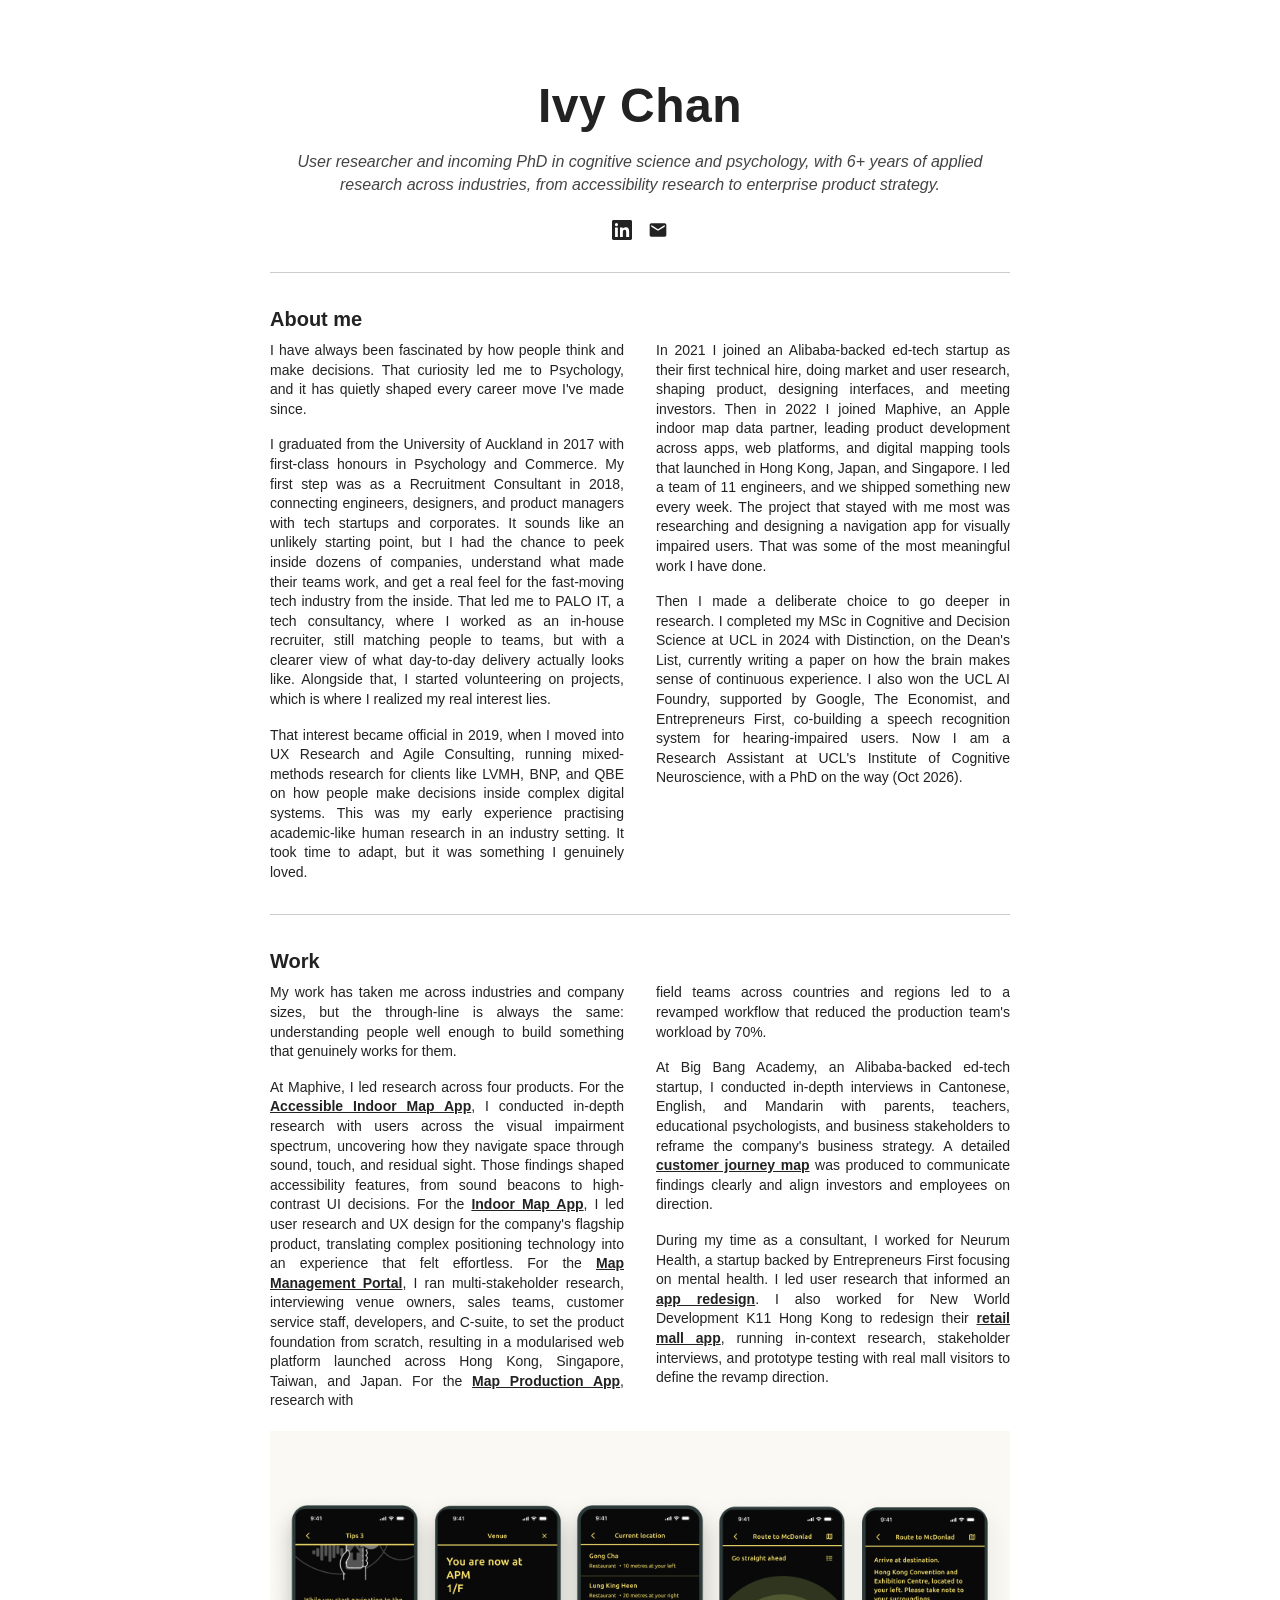
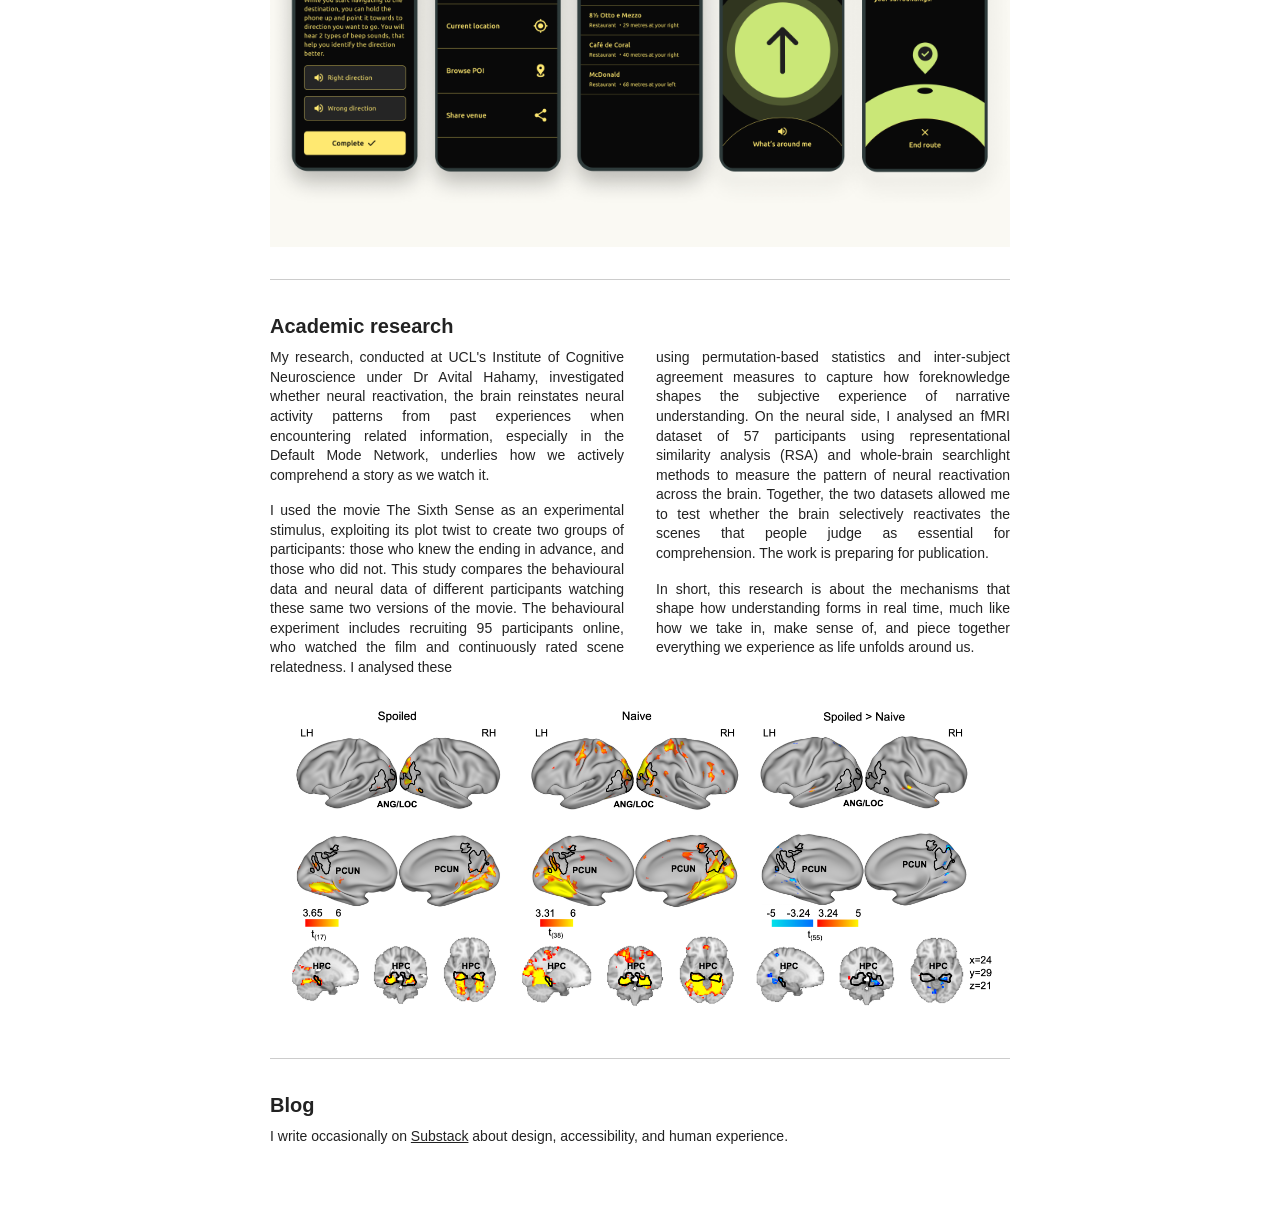
<file: index.html>
<!DOCTYPE html>
<html lang="en">
  <head>
    <meta charset="UTF-8" />
    <meta name="viewport" content="width=device-width, initial-scale=1.0" />
    <title>Ivy Chan</title>
    <style>
      body {
        background: #fff;
        color: #222;
        font: 1rem/1.4 -apple-system, BlinkMacSystemFont, "Segoe UI", Arial, sans-serif;
        margin: 0;
      }

      .container {
        max-width: 740px;
        margin: 0 auto;
        padding: 2rem 1.5rem 4rem;
      }

      h1 {
        text-align: center;
        font-size: 3rem;
        font-weight: bold;
        margin: 2.5rem 0 0.75rem;
        letter-spacing: 0.01em;
      }

      .tagline {
        text-align: center;
        font-style: italic;
        margin: 0 auto 1.5rem;
        color: #444;
        font-size: 1rem;
      }

      hr {
        border: none;
        border-top: 1px solid #ccc;
        margin: 2rem 0;
      }

      .two-col {
        display: flex;
        gap: 2rem;
        align-items: flex-start;
      }

      .two-col .col {
        flex: 1;
      }

      .two-col p {
        font-size: 0.875rem;
        margin: 0 0 1rem;
        text-align: justify;
      }

      .two-col .col p:last-child {
        margin-bottom: 0;
      }

      h2 {
        font-size: 1.25rem;
        font-weight: bold;
        margin: 1.75rem 0 0.5rem;
      }

      h3 {
        font-size: 1rem;
        font-weight: bold;
        margin: 1.25rem 0 0.25rem;
      }

      p {
        margin: 0 0 1rem;
      }

      a {
        color: #222;
        text-decoration: underline;
      }

      a:hover {
        color: #555;
      }

      .two-col a {
        font-weight: bold;
      }
    </style>
  </head>
  <body>
    <div class="container">

      <!-- Header -->
      <h1>Ivy Chan</h1>
      <p class="tagline">
        User researcher and incoming PhD in cognitive science and psychology,
        with 6+ years of applied research across industries, from accessibility
        research to enterprise product strategy.
      </p>

      <div style="text-align: center; margin: 0 0 1.5rem; display: flex; justify-content: center; gap: 1rem;">
        <a href="https://www.linkedin.com/in/--ivychan/" target="_blank" title="LinkedIn" style="color: #222; text-decoration: none; display: inline-flex; align-items: center;">
          <svg width="20" height="20" viewBox="0 0 24 24" fill="currentColor" xmlns="http://www.w3.org/2000/svg"><path d="M20.447 20.452H17.01v-5.569c0-1.328-.027-3.037-1.852-3.037-1.853 0-2.136 1.445-2.136 2.939v5.667H9.584V9h3.298v1.561h.046c.477-.9 1.637-1.85 3.37-1.85 3.601 0 4.267 2.37 4.267 5.455v6.286zM5.337 7.433a1.914 1.914 0 1 1 0-3.828 1.914 1.914 0 0 1 0 3.828zm1.65 13.019H3.685V9h3.302v11.452zM22.225 0H1.771C.792 0 0 .774 0 1.729v20.542C0 23.227.792 24 1.771 24h20.451C23.2 24 24 23.227 24 22.271V1.729C24 .774 23.2 0 22.222 0h.003z"/></svg>
        </a>
        <a href="mailto:ivyckyuk@gmail.com" title="Email" style="color: #222; text-decoration: none; display: inline-flex; align-items: center;">
          <svg width="20" height="20" viewBox="0 0 24 24" fill="currentColor" xmlns="http://www.w3.org/2000/svg"><path d="M20 4H4c-1.1 0-2 .9-2 2v12c0 1.1.9 2 2 2h16c1.1 0 2-.9 2-2V6c0-1.1-.9-2-2-2zm0 4-8 5-8-5V6l8 5 8-5v2z"/></svg>
        </a>
      </div>

      <hr />

      <!-- About me -->
      <h2>About me</h2>
      <div class="two-col">
        <div class="col">
          <p>
            I have always been fascinated by how people think and make decisions.
            That curiosity led me to Psychology, and it has quietly shaped every
            career move I've made since.
          </p>
          <p>
            I graduated from the University of Auckland in 2017 with first-class
            honours in Psychology and Commerce. My first step was as a Recruitment
            Consultant in 2018, connecting engineers, designers, and product
            managers with tech startups and corporates. It sounds like an unlikely
            starting point, but I had the chance to peek inside dozens of
            companies, understand what made their teams work, and get a real feel
            for the fast-moving tech industry from the inside. That led me to PALO IT, a tech consultancy, where I worked as an in-house recruiter, still matching people to teams, but with a clearer view of what day-to-day delivery actually looks like. Alongside that, I started volunteering on projects, which is where I realized my real interest lies.
          </p>
          <p>
            That interest became official in 2019, when I moved into 
            UX Research and Agile Consulting, running mixed-methods research for
            clients like LVMH, BNP, and QBE on how people make decisions inside
            complex digital systems. This was my early experience practising
            academic-like human research in an industry setting. It took time to
            adapt, but it was something I genuinely loved.
          </p>
        </div>
        <div class="col">
          <p>
            In 2021 I joined an Alibaba-backed ed-tech startup as their first
            technical hire, doing market and user research, shaping product,
            designing interfaces, and meeting investors. Then in 2022 I joined
            Maphive, an Apple indoor map data partner, leading product
            development across apps, web platforms, and digital mapping tools that
            launched in Hong Kong, Japan, and Singapore. I led a team of 11
            engineers, and we shipped something new every week. The project that
            stayed with me most was researching and designing a navigation app for
            visually impaired users. That was some of the most meaningful work I
            have done.
          </p>
          <p>
            Then I made a deliberate choice to go deeper in research. I completed
            my MSc in Cognitive and Decision Science at UCL in 2024 with
            Distinction, on the Dean's List, currently writing a paper on how the brain
            makes sense of continuous experience.
            I also won the UCL AI Foundry, supported by Google, The Economist,
            and Entrepreneurs First, co-building a speech recognition system for
            hearing-impaired users. Now I am a Research Assistant at UCL's
            Institute of Cognitive Neuroscience, with a PhD on the way (Oct 2026).
          </p>
        </div>
      </div>

      <hr />

      <!-- Work / Case Studies -->
      <h2>Work</h2>
      <div class="two-col">
        <div class="col">
          <p>
            My work has taken me across industries and company sizes, but the
            through-line is always the same: understanding people well enough to
            build something that genuinely works for them.
          </p>
          <p>
            At Maphive, I led research across four products. For the <a href="accessible-indoor-map.html">Accessible
            Indoor Map App</a>, I conducted in-depth research with users across the
            visual impairment spectrum, uncovering how they navigate space through
            sound, touch, and residual sight. Those findings shaped
            accessibility features, from sound beacons to high-contrast UI
            decisions. For the <a href="indoor-map.html">Indoor Map App</a>, I led user research and UX design
            for the company's flagship product, translating complex positioning
            technology into an experience that felt effortless. For the <a href="map-management.html">Map
            Management Portal</a>, I ran multi-stakeholder research, interviewing
            venue owners, sales teams, customer service staff, developers, and
            C-suite, to set the product foundation from scratch, resulting in a
            modularised web platform launched across Hong Kong, Singapore, Taiwan,
            and Japan. For the <a href="map-production.html">Map Production App</a>, research with
          </p>
        </div>
        <div class="col">
          <p>
            field teams across countries and regions led to a revamped workflow that
            reduced the production team's workload by 70%.
          </p>
          <p>
            At Big Bang Academy, an Alibaba-backed ed-tech startup, I conducted
            in-depth interviews in Cantonese, English, and Mandarin with parents,
            teachers, educational psychologists, and business stakeholders to
            reframe the company's business strategy. A detailed <a href="customer-journey.html">customer
            journey map</a> was produced to communicate findings clearly and align
            investors and employees on direction.
          </p>
          <p>
            During my time as a consultant, I worked for Neurum Health, a startup
            backed by Entrepreneurs First focusing on mental health. I led user
            research that informed an <a href="mental-health.html">app redesign</a>. I also worked for New World Development K11 Hong Kong to
            redesign their <a href="retail-mall.html">retail mall app</a>, running in-context research,
            stakeholder interviews, and prototype testing with real mall visitors
            to define the revamp direction.
          </p>
        </div>
      </div>
      <img src="assets/accessible_2.png" alt="Accessible Indoor Map App" style="width: 100%; margin-top: 1.25rem; display: block;" />

      <hr />

      <!-- Research -->
      <h2>Academic research</h2>
      <div class="two-col">
        <div class="col">
          <p>
            My research, conducted at UCL's Institute of Cognitive Neuroscience
            under Dr Avital Hahamy, investigated whether neural reactivation,
            the brain reinstates neural activity patterns from past experiences
            when encountering related information, especially in the Default Mode
            Network, underlies how we actively comprehend a story as we watch it.
          </p>
          <p>
            I used the movie The Sixth Sense as an experimental stimulus, exploiting its
            plot twist to create two groups of participants: those who knew the
            ending in advance, and those who did not. This study compares the
            behavioural data and neural data of different participants watching
            these same two versions of the movie. The behavioural experiment
            includes recruiting 95 participants online, who watched the film and
            continuously rated scene relatedness. I analysed these
          </p>
        </div>
        <div class="col">
          <p>
            using permutation-based statistics and inter-subject agreement
            measures to capture how foreknowledge shapes the subjective experience
            of narrative understanding. On the neural side, I analysed
            an fMRI dataset of 57 participants using representational similarity
            analysis (RSA) and whole-brain searchlight methods to measure the
            pattern of neural reactivation across the brain. Together, the two
            datasets allowed me to test whether the brain selectively reactivates
            the scenes that people judge as essential for comprehension.
            The work is preparing for publication.
          </p>
          <p>
            In short, this research is about the mechanisms that shape how
            understanding forms in real time, much like how we take in, make
            sense of, and piece together everything we experience as life unfolds
            around us.
          </p>
        </div>
      </div>
      <img src="assets/reactivation.png" alt="Neural reactivation searchlight results" style="width: 100%; margin-top: 1.25rem; display: block;" />

      <hr />

      <!-- Blog -->
      <h2>Blog</h2>
      <p style="font-size: 0.875rem;">
        I write occasionally on <a href="https://ivychan.substack.com" target="_blank">Substack</a>
        about design, accessibility, and human experience.
      </p>

    </div>
  </body>
</html>
</file>
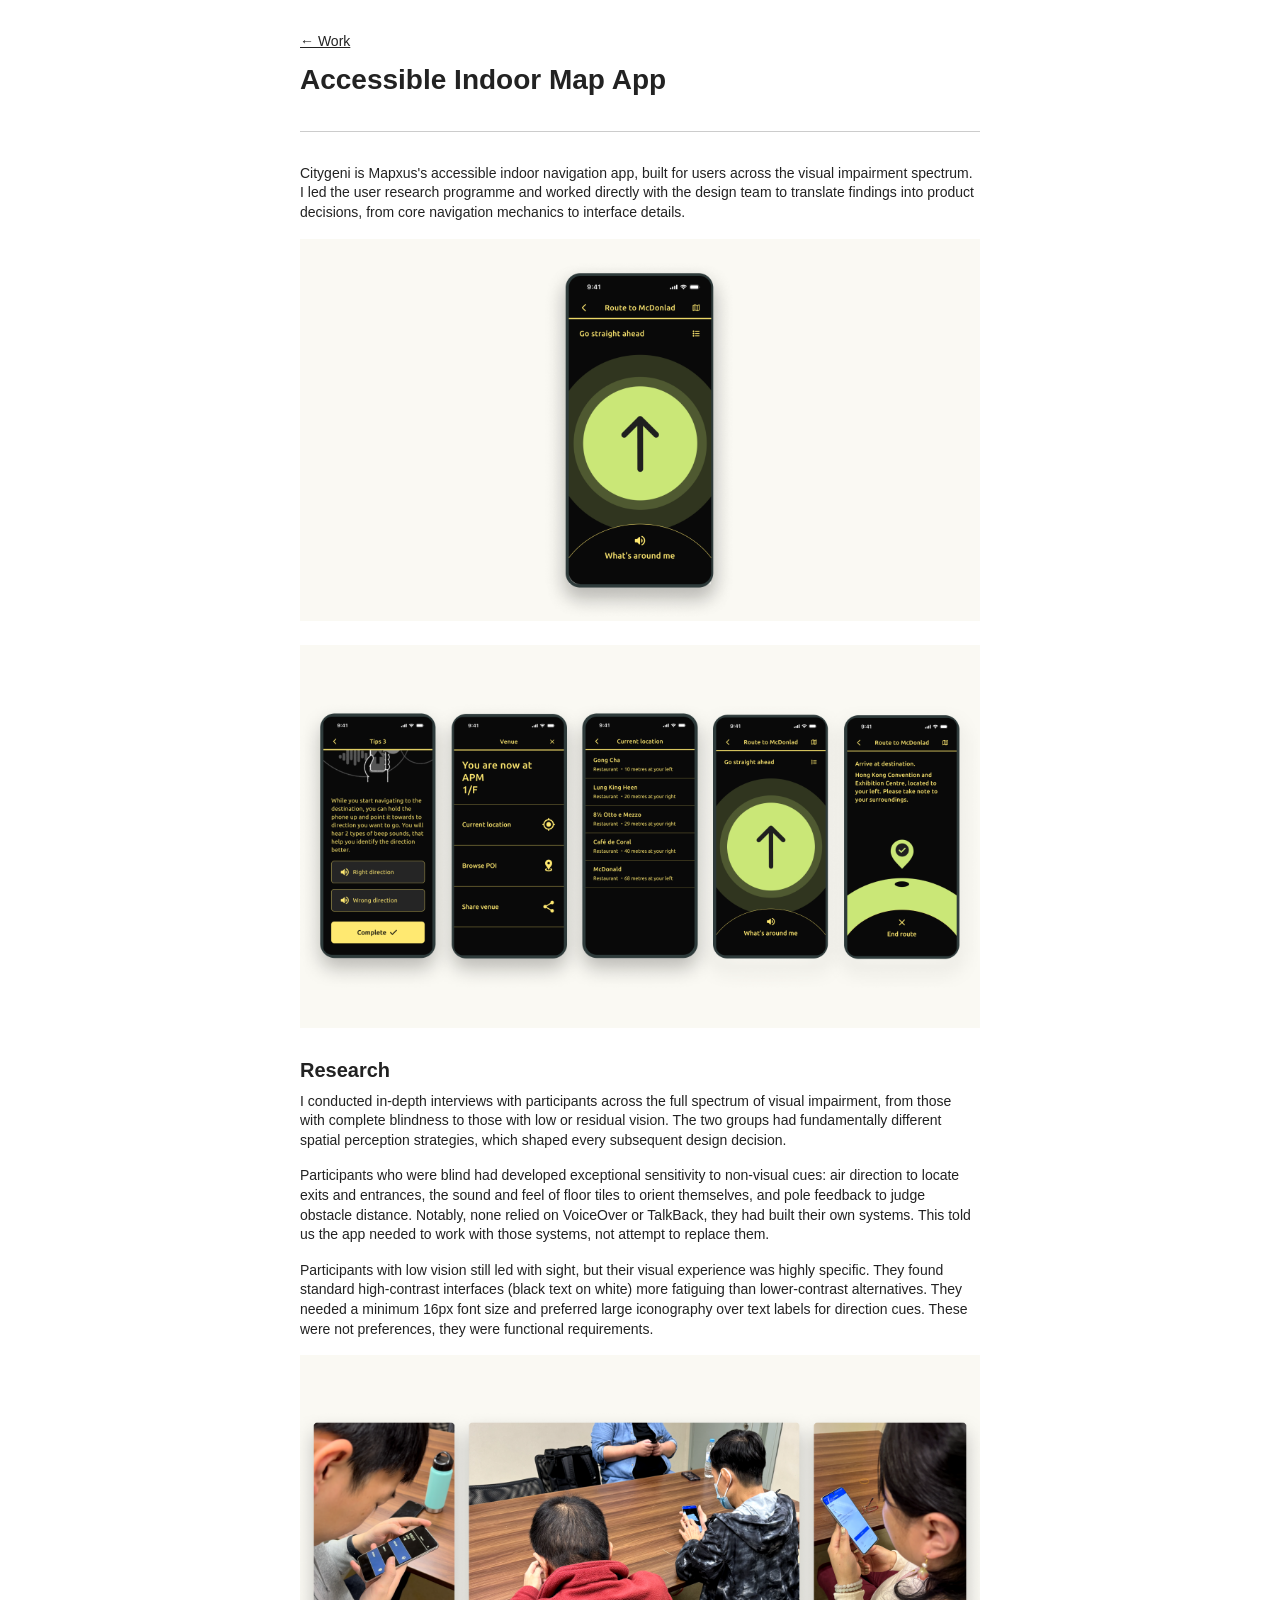
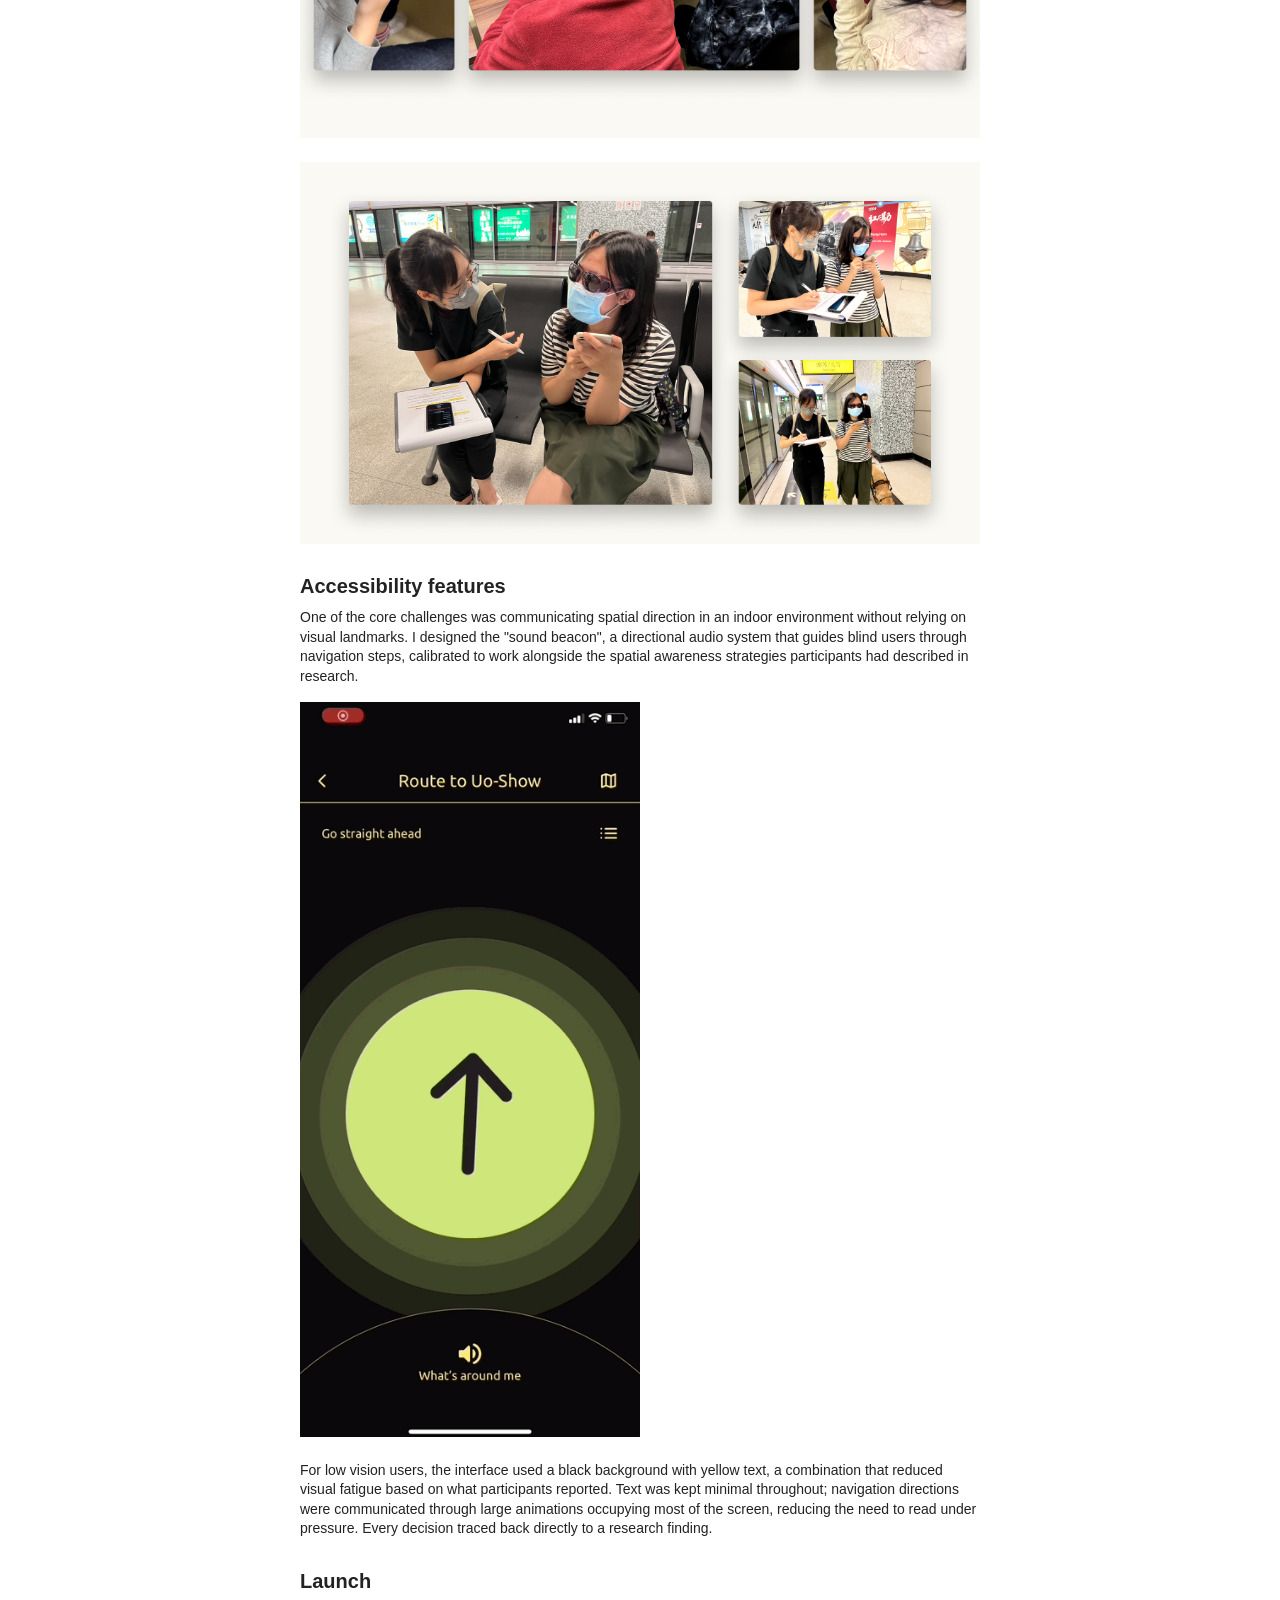
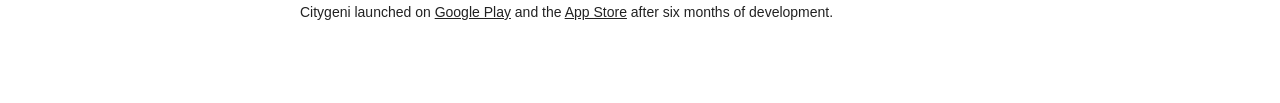
<file: accessible-indoor-map.html>
<!DOCTYPE html>
<html lang="en">
  <head>
    <meta charset="UTF-8" />
    <meta name="viewport" content="width=device-width, initial-scale=1.0" />
    <title>Accessible Indoor Map App — Ivy Chan</title>
    <style>
      body {
        background: #fff;
        color: #222;
        font: 1rem/1.4 -apple-system, BlinkMacSystemFont, "Segoe UI", Arial, sans-serif;
        margin: 0;
      }
      .container {
        max-width: 680px;
        margin: 0 auto;
        padding: 2rem 1.5rem 4rem;
      }
      .back { font-size: 0.875rem; margin: 0 0 0.25rem; }
      h1 { font-size: 1.75rem; font-weight: bold; margin: 0.5rem 0 1.5rem; }
      hr { border: none; border-top: 1px solid #ccc; margin: 2rem 0; }
      h2 { font-size: 1.25rem; font-weight: bold; margin: 1.75rem 0 0.5rem; }
      p { margin: 0 0 1rem; font-size: 0.875rem; }
      a { color: #222; text-decoration: underline; }
      a:hover { color: #555; }
      .full-img { display: block; width: 100%; height: auto; margin: 0 0 1.5rem; }
      .portrait-img { display: block; width: 50%; height: auto; margin: 0 0 1.5rem; }
    </style>
  </head>
  <body>
    <div class="container">
      <p class="back"><a href="draft.html">← Work</a></p>
      <h1>Accessible Indoor Map App</h1>
      <hr />

      <p>
        Citygeni is Mapxus's accessible indoor navigation app, built for users
        across the visual impairment spectrum. I led the user research programme
        and worked directly with the design team to translate findings into
        product decisions, from core navigation mechanics to interface details.
      </p>

      <img class="full-img" src="assets/accessible_1.png" alt="Accessible Indoor Map App detail" />
      <img class="full-img" src="assets/accessible_2.png" alt="Accessible Indoor Map App detail" />

      <h2>Research</h2>

      <p>
        I conducted in-depth interviews with participants across the full
        spectrum of visual impairment, from those with complete blindness to
        those with low or residual vision. The two groups had fundamentally
        different spatial perception strategies, which shaped every subsequent
        design decision.
      </p>
      <p>
        Participants who were blind had developed exceptional sensitivity to
        non-visual cues: air direction to locate exits and entrances, the sound
        and feel of floor tiles to orient themselves, and pole feedback to judge
        obstacle distance. Notably, none relied on VoiceOver or TalkBack,
        they had built their own systems. This told us the app needed to work
        with those systems, not attempt to replace them.
      </p>
      <p>
        Participants with low vision still led with sight, but their visual
        experience was highly specific. They found standard high-contrast
        interfaces (black text on white) more fatiguing than lower-contrast
        alternatives. They needed a minimum 16px font size and preferred large
        iconography over text labels for direction cues. These were not
        preferences, they were functional requirements.
      </p>

      <img class="full-img" src="assets/accessible_3.png" alt="Accessible Indoor Map App research findings" />
      <img class="full-img" src="assets/accessible_4.png" alt="Accessible Indoor Map App design" />

      <h2>Accessibility features</h2>

      <p>
        One of the core challenges was communicating spatial direction in an
        indoor environment without relying on visual landmarks. I designed
        the "sound beacon", a directional audio system that guides blind users
        through navigation steps, calibrated to work alongside the spatial
        awareness strategies participants had described in research.
      </p>

      <img class="portrait-img" src="assets/accessible_5.gif" alt="Sound beacon navigation animation" />

      <p>
        For low vision users, the interface used a black background with yellow
        text, a combination that reduced visual fatigue based on what
        participants reported. Text was kept minimal throughout; navigation
        directions were communicated through large animations occupying most of
        the screen, reducing the need to read under pressure. Every decision
        traced back directly to a research finding.
      </p>

      <h2>Launch</h2>

      <p>
        Citygeni launched on
        <a href="https://play.google.com/store/apps/details?id=com.mapxus.citygeni&hl=en_GB" target="_blank">Google Play</a>
        and the <a href="https://apps.apple.com/hk/app/citygeni/id6475540142?l=en-GB" target="_blank">App Store</a>
        after six months of development.
      </p>

    </div>
  </body>
</html>
</file>
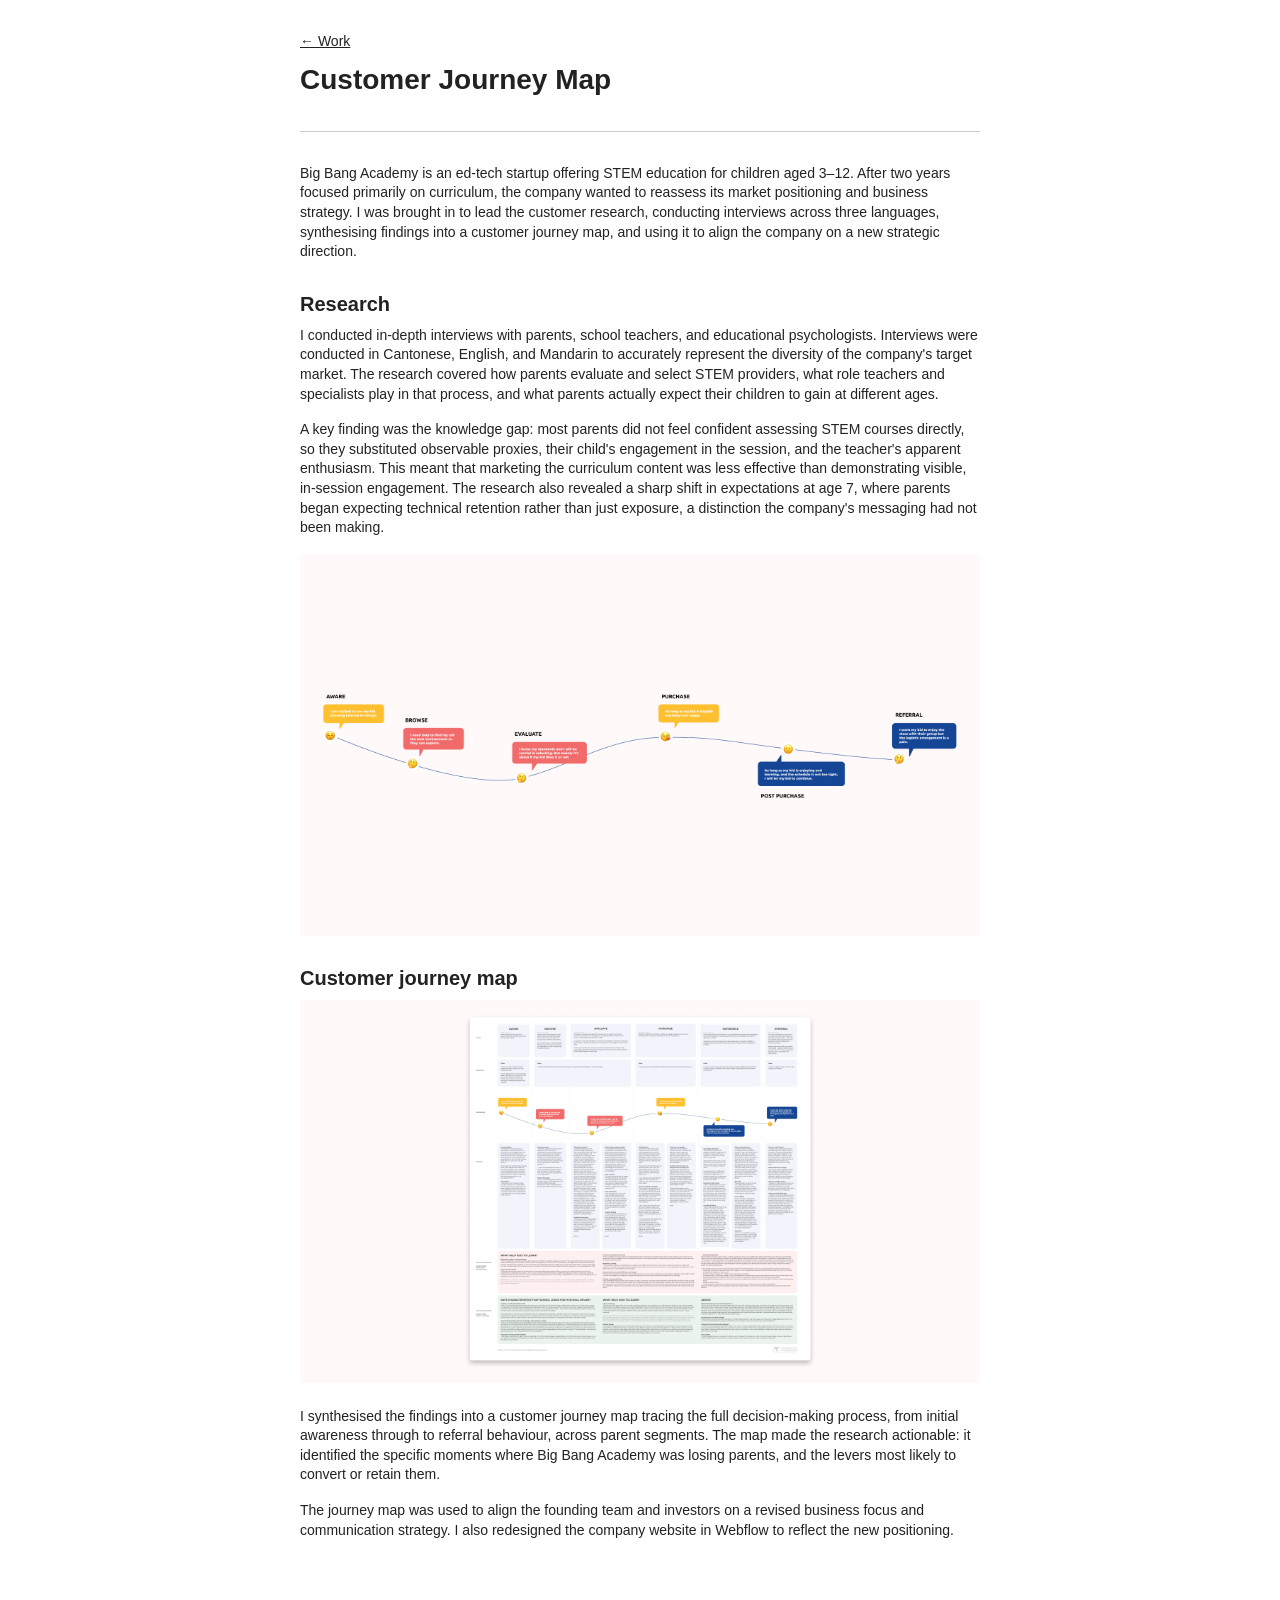
<file: customer-journey.html>
<!DOCTYPE html>
<html lang="en">
  <head>
    <meta charset="UTF-8" />
    <meta name="viewport" content="width=device-width, initial-scale=1.0" />
    <title>Customer Journey Map — Ivy Chan</title>
    <style>
      body {
        background: #fff;
        color: #222;
        font: 1rem/1.4 -apple-system, BlinkMacSystemFont, "Segoe UI", Arial, sans-serif;
        margin: 0;
      }
      .container {
        max-width: 680px;
        margin: 0 auto;
        padding: 2rem 1.5rem 4rem;
      }
      .back { font-size: 0.875rem; margin: 0 0 0.25rem; }
      h1 { font-size: 1.75rem; font-weight: bold; margin: 0.5rem 0 1.5rem; }
      hr { border: none; border-top: 1px solid #ccc; margin: 2rem 0; }
      h2 { font-size: 1.25rem; font-weight: bold; margin: 1.75rem 0 0.5rem; }
      p { margin: 0 0 1rem; font-size: 0.875rem; }
      a { color: #222; text-decoration: underline; }
      a:hover { color: #555; }
      .full-img { display: block; width: 100%; height: auto; margin: 0 0 1.5rem; }
    </style>
  </head>
  <body>
    <div class="container">
      <p class="back"><a href="draft.html">← Work</a></p>
      <h1>Customer Journey Map</h1>
      <hr />

      <p>
        Big Bang Academy is an ed-tech startup offering STEM education for
        children aged 3–12. After two years focused primarily on curriculum,
        the company wanted to reassess its market positioning and business
        strategy. I was brought in to lead the customer research, conducting
        interviews across three languages, synthesising findings into a customer
        journey map, and using it to align the company on a new strategic direction.
      </p>

      <h2>Research</h2>

      <p>
        I conducted in-depth interviews with parents, school teachers, and
        educational psychologists. Interviews were conducted in Cantonese,
        English, and Mandarin to accurately represent the diversity of the
        company's target market. The research covered how
        parents evaluate and select STEM providers, what role teachers and
        specialists play in that process, and what parents actually expect
        their children to gain at different ages.
      </p>
      <p>
        A key finding was the knowledge gap: most parents did not feel
        confident assessing STEM courses directly, so they substituted
        observable proxies, their child's engagement in the session, and the
        teacher's apparent enthusiasm. This meant that marketing the curriculum
        content was less effective than demonstrating visible, in-session
        engagement. The research also revealed a sharp shift in expectations
        at age 7, where parents began expecting technical retention rather than
        just exposure, a distinction the company's messaging had not been
        making.
      </p>

      <img class="full-img" src="assets/journey_1.png" alt="Customer Journey research detail" />

      <h2>Customer journey map</h2>

      <img class="full-img" src="assets/journey_2.png" alt="Customer Journey Map" />

      <p>
        I synthesised the findings into a customer journey map tracing the
        full decision-making process, from initial awareness through to
        referral behaviour, across parent segments. The map made the research
        actionable: it identified the specific moments where Big Bang Academy
        was losing parents, and the levers most likely to convert or retain them.
      </p>
      <p>
        The journey map was used to align the founding team and investors on a
        revised business focus and communication strategy. I also redesigned
        the company website in Webflow to reflect the new positioning.
      </p>

    </div>
  </body>
</html>
</file>
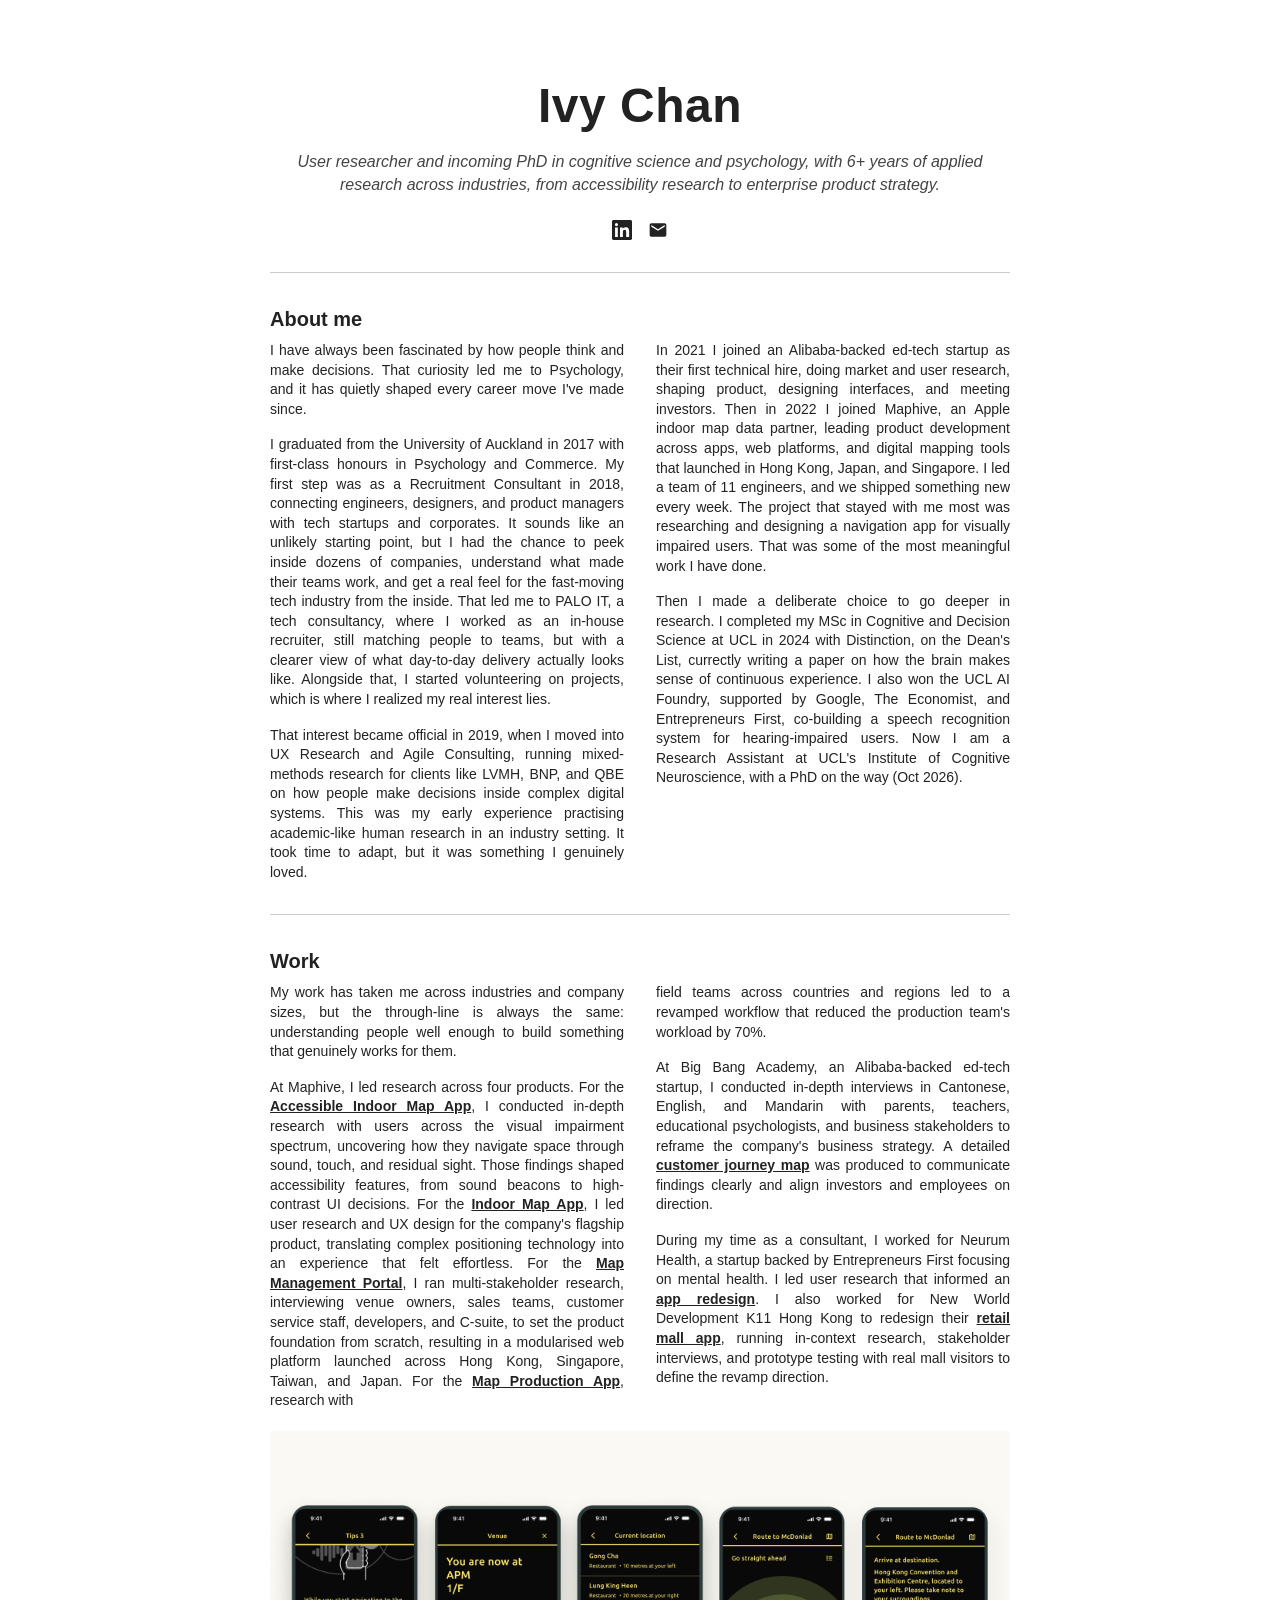
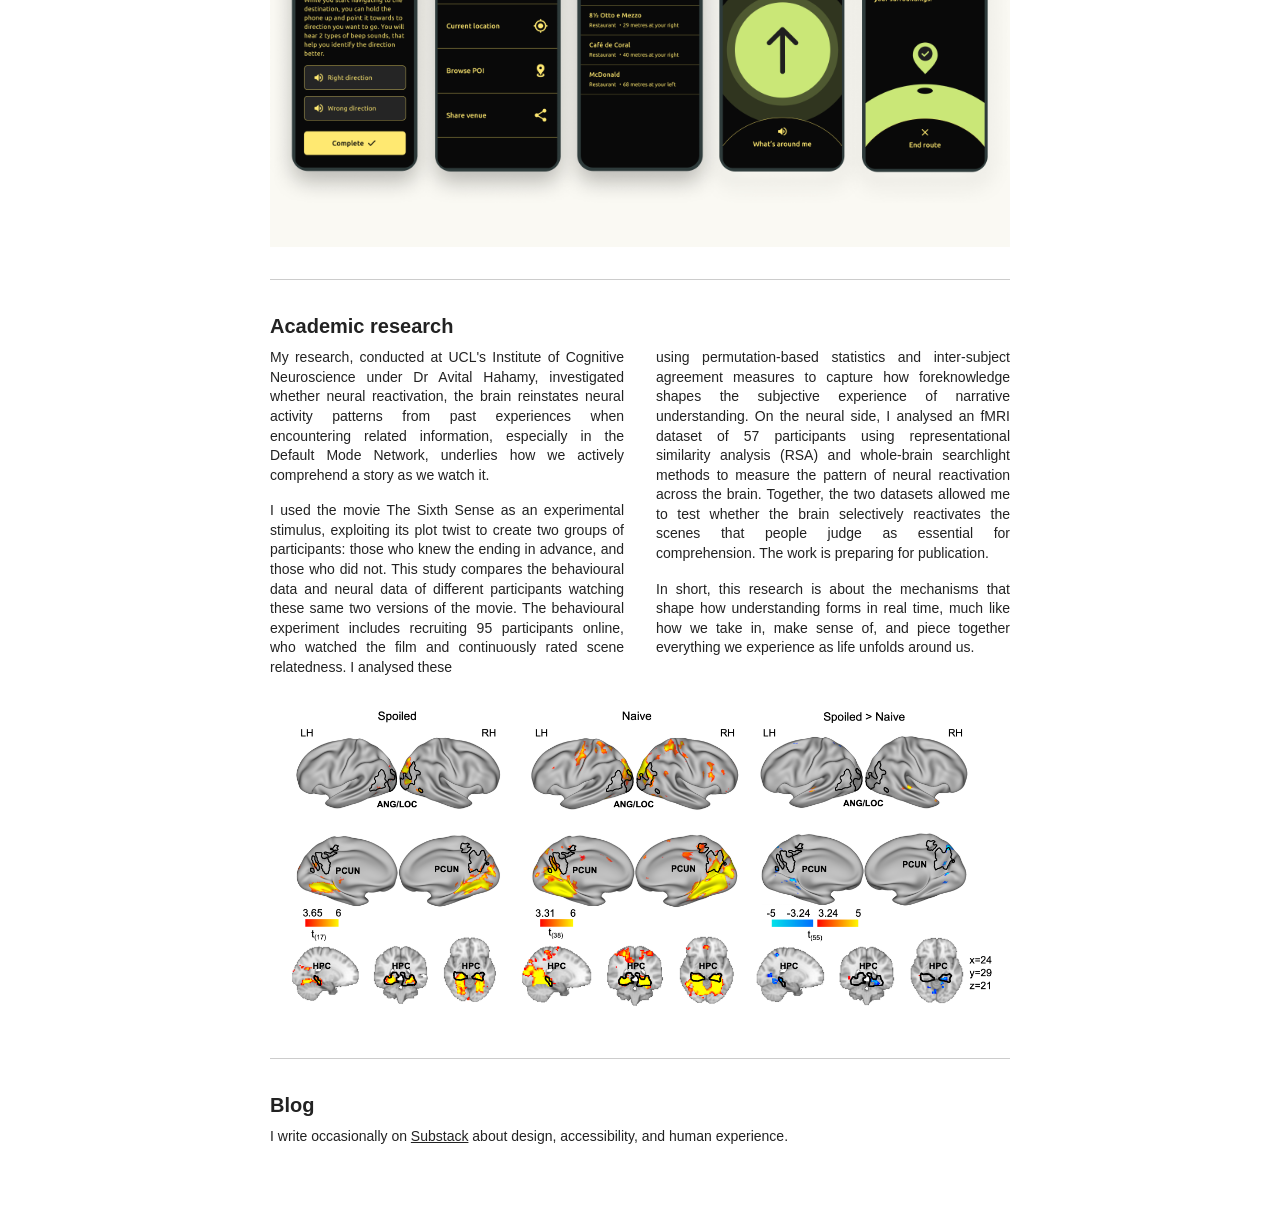
<file: draft.html>
<!DOCTYPE html>
<html lang="en">
  <head>
    <meta charset="UTF-8" />
    <meta name="viewport" content="width=device-width, initial-scale=1.0" />
    <title>Ivy Chan</title>
    <style>
      body {
        background: #fff;
        color: #222;
        font: 1rem/1.4 -apple-system, BlinkMacSystemFont, "Segoe UI", Arial, sans-serif;
        margin: 0;
      }

      .container {
        max-width: 740px;
        margin: 0 auto;
        padding: 2rem 1.5rem 4rem;
      }

      h1 {
        text-align: center;
        font-size: 3rem;
        font-weight: bold;
        margin: 2.5rem 0 0.75rem;
        letter-spacing: 0.01em;
      }

      .tagline {
        text-align: center;
        font-style: italic;
        margin: 0 auto 1.5rem;
        color: #444;
        font-size: 1rem;
      }

      hr {
        border: none;
        border-top: 1px solid #ccc;
        margin: 2rem 0;
      }

      .two-col {
        display: flex;
        gap: 2rem;
        align-items: flex-start;
      }

      .two-col .col {
        flex: 1;
      }

      .two-col p {
        font-size: 0.875rem;
        margin: 0 0 1rem;
        text-align: justify;
      }

      .two-col .col p:last-child {
        margin-bottom: 0;
      }

      h2 {
        font-size: 1.25rem;
        font-weight: bold;
        margin: 1.75rem 0 0.5rem;
      }

      h3 {
        font-size: 1rem;
        font-weight: bold;
        margin: 1.25rem 0 0.25rem;
      }

      p {
        margin: 0 0 1rem;
      }

      a {
        color: #222;
        text-decoration: underline;
      }

      a:hover {
        color: #555;
      }

      .two-col a {
        font-weight: bold;
      }
    </style>
  </head>
  <body>
    <div class="container">

      <!-- Header -->
      <h1>Ivy Chan</h1>
      <p class="tagline">
        User researcher and incoming PhD in cognitive science and psychology,
        with 6+ years of applied research across industries, from accessibility
        research to enterprise product strategy.
      </p>

      <div style="text-align: center; margin: 0 0 1.5rem; display: flex; justify-content: center; gap: 1rem;">
        <a href="https://www.linkedin.com/in/--ivychan/" target="_blank" title="LinkedIn" style="color: #222; text-decoration: none; display: inline-flex; align-items: center;">
          <svg width="20" height="20" viewBox="0 0 24 24" fill="currentColor" xmlns="http://www.w3.org/2000/svg"><path d="M20.447 20.452H17.01v-5.569c0-1.328-.027-3.037-1.852-3.037-1.853 0-2.136 1.445-2.136 2.939v5.667H9.584V9h3.298v1.561h.046c.477-.9 1.637-1.85 3.37-1.85 3.601 0 4.267 2.37 4.267 5.455v6.286zM5.337 7.433a1.914 1.914 0 1 1 0-3.828 1.914 1.914 0 0 1 0 3.828zm1.65 13.019H3.685V9h3.302v11.452zM22.225 0H1.771C.792 0 0 .774 0 1.729v20.542C0 23.227.792 24 1.771 24h20.451C23.2 24 24 23.227 24 22.271V1.729C24 .774 23.2 0 22.222 0h.003z"/></svg>
        </a>
        <a href="mailto:ivyckyuk@gmail.com" title="Email" style="color: #222; text-decoration: none; display: inline-flex; align-items: center;">
          <svg width="20" height="20" viewBox="0 0 24 24" fill="currentColor" xmlns="http://www.w3.org/2000/svg"><path d="M20 4H4c-1.1 0-2 .9-2 2v12c0 1.1.9 2 2 2h16c1.1 0 2-.9 2-2V6c0-1.1-.9-2-2-2zm0 4-8 5-8-5V6l8 5 8-5v2z"/></svg>
        </a>
      </div>

      <hr />

      <!-- About me -->
      <h2>About me</h2>
      <div class="two-col">
        <div class="col">
          <p>
            I have always been fascinated by how people think and make decisions.
            That curiosity led me to Psychology, and it has quietly shaped every
            career move I've made since.
          </p>
          <p>
            I graduated from the University of Auckland in 2017 with first-class
            honours in Psychology and Commerce. My first step was as a Recruitment
            Consultant in 2018, connecting engineers, designers, and product
            managers with tech startups and corporates. It sounds like an unlikely
            starting point, but I had the chance to peek inside dozens of
            companies, understand what made their teams work, and get a real feel
            for the fast-moving tech industry from the inside. That led me to PALO IT, a tech consultancy, where I worked as an in-house recruiter, still matching people to teams, but with a clearer view of what day-to-day delivery actually looks like. Alongside that, I started volunteering on projects, which is where I realized my real interest lies.
          </p>
          <p>
            That interest became official in 2019, when I moved into UX Research and Agile Consulting, running mixed-methods research for
            clients like LVMH, BNP, and QBE on how people make decisions inside
            complex digital systems. This was my early experience practising
            academic-like human research in an industry setting. It took time to
            adapt, but it was something I genuinely loved.
          </p>
        </div>
        <div class="col">
          <p>
            In 2021 I joined an Alibaba-backed ed-tech startup as their first
            technical hire, doing market and user research, shaping product,
            designing interfaces, and meeting investors. Then in 2022 I joined
            Maphive, an Apple indoor map data partner, leading product
            development across apps, web platforms, and digital mapping tools that
            launched in Hong Kong, Japan, and Singapore. I led a team of 11
            engineers, and we shipped something new every week. The project that
            stayed with me most was researching and designing a navigation app for
            visually impaired users. That was some of the most meaningful work I
            have done.
          </p>
          <p>
            Then I made a deliberate choice to go deeper in research. I completed
            my MSc in Cognitive and Decision Science at UCL in 2024 with
            Distinction, on the Dean's List, currectly writing a paper on how the brain
            makes sense of continuous experience.
            I also won the UCL AI Foundry, supported by Google, The Economist,
            and Entrepreneurs First, co-building a speech recognition system for
            hearing-impaired users. Now I am a Research Assistant at UCL's
            Institute of Cognitive Neuroscience, with a PhD on the way (Oct 2026).
          </p>
        </div>
      </div>

      <hr />

      <!-- Work / Case Studies -->
      <h2>Work</h2>
      <div class="two-col">
        <div class="col">
          <p>
            My work has taken me across industries and company sizes, but the
            through-line is always the same: understanding people well enough to
            build something that genuinely works for them.
          </p>
          <p>
            At Maphive, I led research across four products. For the <a href="accessible-indoor-map.html">Accessible
            Indoor Map App</a>, I conducted in-depth research with users across the
            visual impairment spectrum, uncovering how they navigate space through
            sound, touch, and residual sight. Those findings shaped
            accessibility features, from sound beacons to high-contrast UI
            decisions. For the <a href="indoor-map.html">Indoor Map App</a>, I led user research and UX design
            for the company's flagship product, translating complex positioning
            technology into an experience that felt effortless. For the <a href="map-management.html">Map
            Management Portal</a>, I ran multi-stakeholder research, interviewing
            venue owners, sales teams, customer service staff, developers, and
            C-suite, to set the product foundation from scratch, resulting in a
            modularised web platform launched across Hong Kong, Singapore, Taiwan,
            and Japan. For the <a href="map-production.html">Map Production App</a>, research with
          </p>
        </div>
        <div class="col">
          <p>
            field teams across countries and regions led to a revamped workflow that
            reduced the production team's workload by 70%.
          </p>
          <p>
            At Big Bang Academy, an Alibaba-backed ed-tech startup, I conducted
            in-depth interviews in Cantonese, English, and Mandarin with parents,
            teachers, educational psychologists, and business stakeholders to
            reframe the company's business strategy. A detailed <a href="customer-journey.html">customer
            journey map</a> was produced to communicate findings clearly and align
            investors and employees on direction.
          </p>
          <p>
            During my time as a consultant, I worked for Neurum Health, a startup
            backed by Entrepreneurs First focusing on mental health. I led user
            research that informed an <a href="mental-health.html">app redesign</a>. I also worked for New World Development K11 Hong Kong to
            redesign their <a href="retail-mall.html">retail mall app</a>, running in-context research,
            stakeholder interviews, and prototype testing with real mall visitors
            to define the revamp direction.
          </p>
        </div>
      </div>
      <img src="assets/accessible_2.png" alt="Accessible Indoor Map App" style="width: 100%; margin-top: 1.25rem; display: block;" />

      <hr />

      <!-- Research -->
      <h2>Academic research</h2>
      <div class="two-col">
        <div class="col">
          <p>
            My research, conducted at UCL's Institute of Cognitive Neuroscience
            under Dr Avital Hahamy, investigated whether neural reactivation,
            the brain reinstates neural activity patterns from past experiences
            when encountering related information, especially in the Default Mode
            Network, underlies how we actively comprehend a story as we watch it.
          </p>
          <p>
            I used the movie The Sixth Sense as an experimental stimulus, exploiting its
            plot twist to create two groups of participants: those who knew the
            ending in advance, and those who did not. This study compares the
            behavioural data and neural data of different participants watching
            these same two versions of the movie. The behavioural experiment
            includes recruiting 95 participants online, who watched the film and
            continuously rated scene relatedness. I analysed these
          </p>
        </div>
        <div class="col">
          <p>
            using permutation-based statistics and inter-subject agreement
            measures to capture how foreknowledge shapes the subjective experience
            of narrative understanding. On the neural side, I analysed
            an fMRI dataset of 57 participants using representational similarity
            analysis (RSA) and whole-brain searchlight methods to measure the
            pattern of neural reactivation across the brain. Together, the two
            datasets allowed me to test whether the brain selectively reactivates
            the scenes that people judge as essential for comprehension.
            The work is preparing for publication.
          </p>
          <p>
            In short, this research is about the mechanisms that shape how
            understanding forms in real time, much like how we take in, make
            sense of, and piece together everything we experience as life unfolds
            around us.
          </p>
        </div>
      </div>
      <img src="assets/reactivation.png" alt="Neural reactivation searchlight results" style="width: 100%; margin-top: 1.25rem; display: block;" />

      <hr />

      <!-- Blog -->
      <h2>Blog</h2>
      <p style="font-size: 0.875rem;">
        I write occasionally on <a href="https://ivychan.substack.com" target="_blank">Substack</a>
        about design, accessibility, and human experience.
      </p>

    </div>
  </body>
</html>
</file>
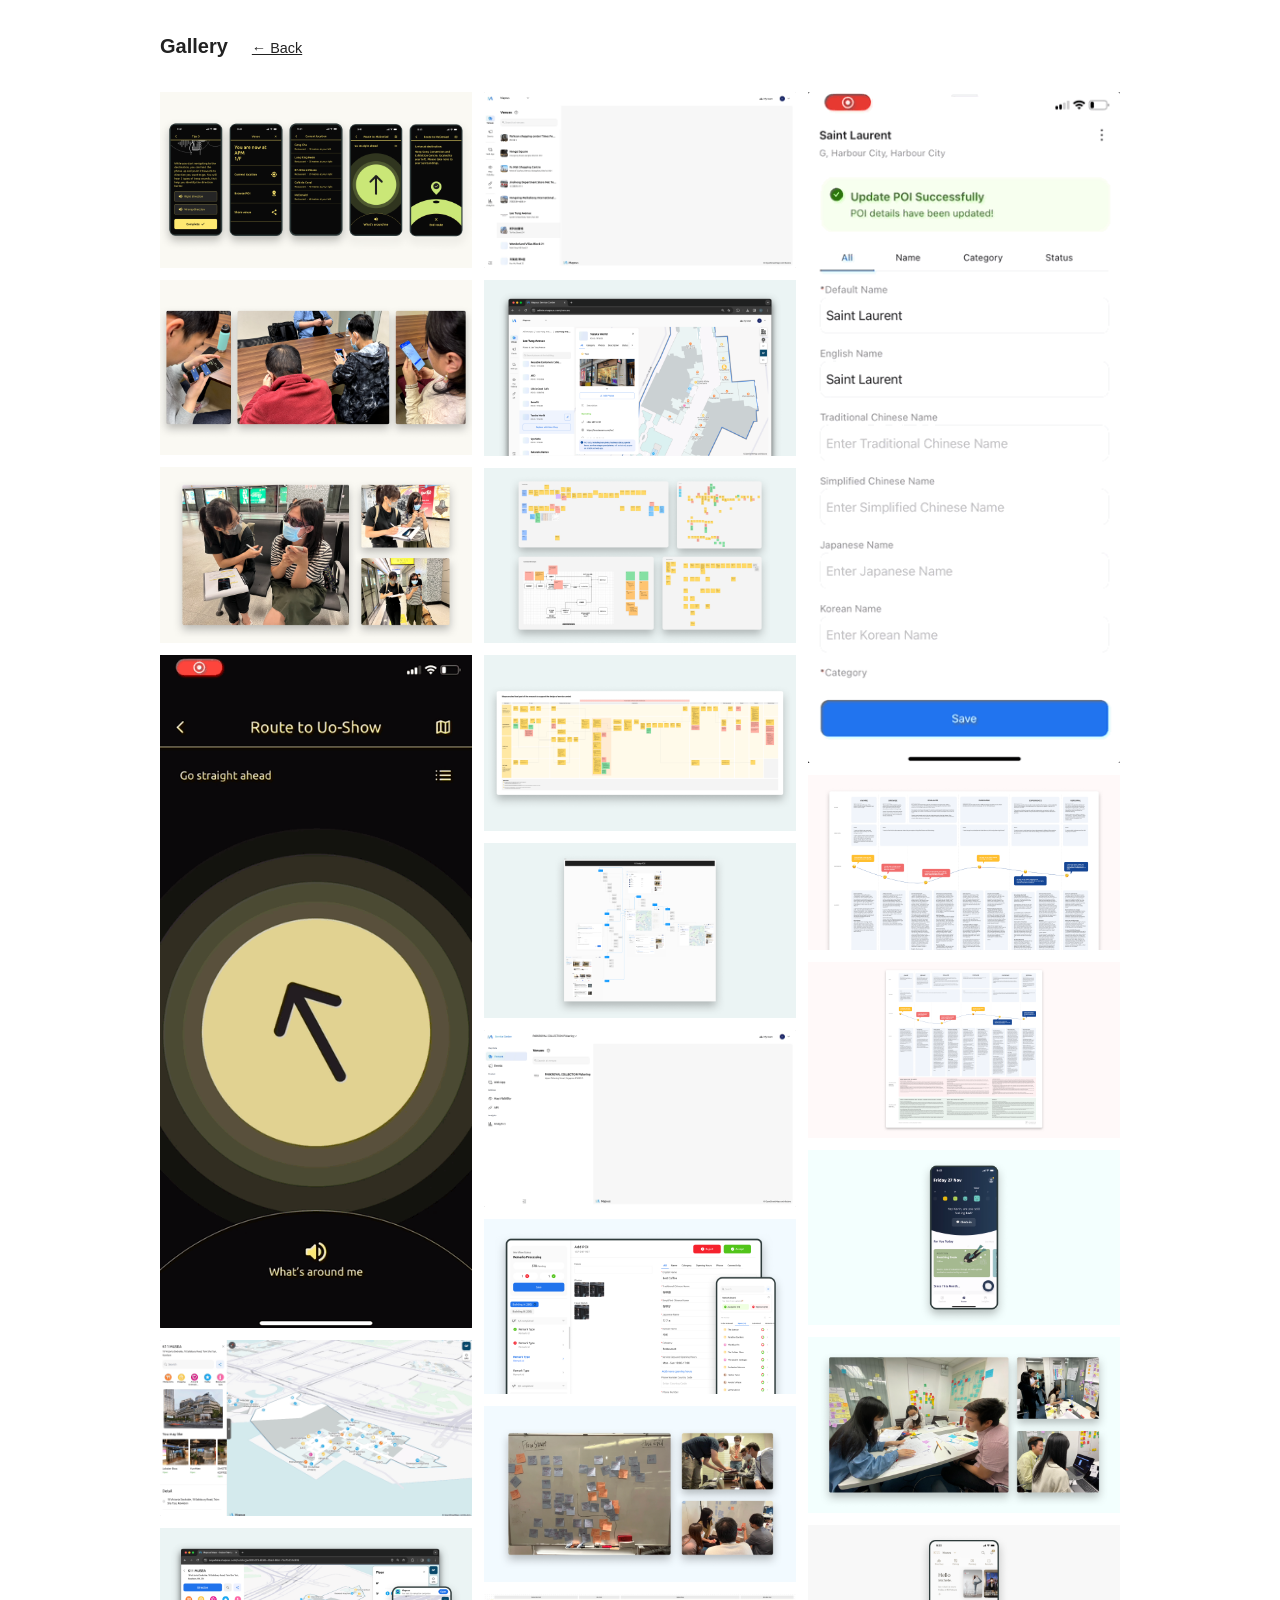
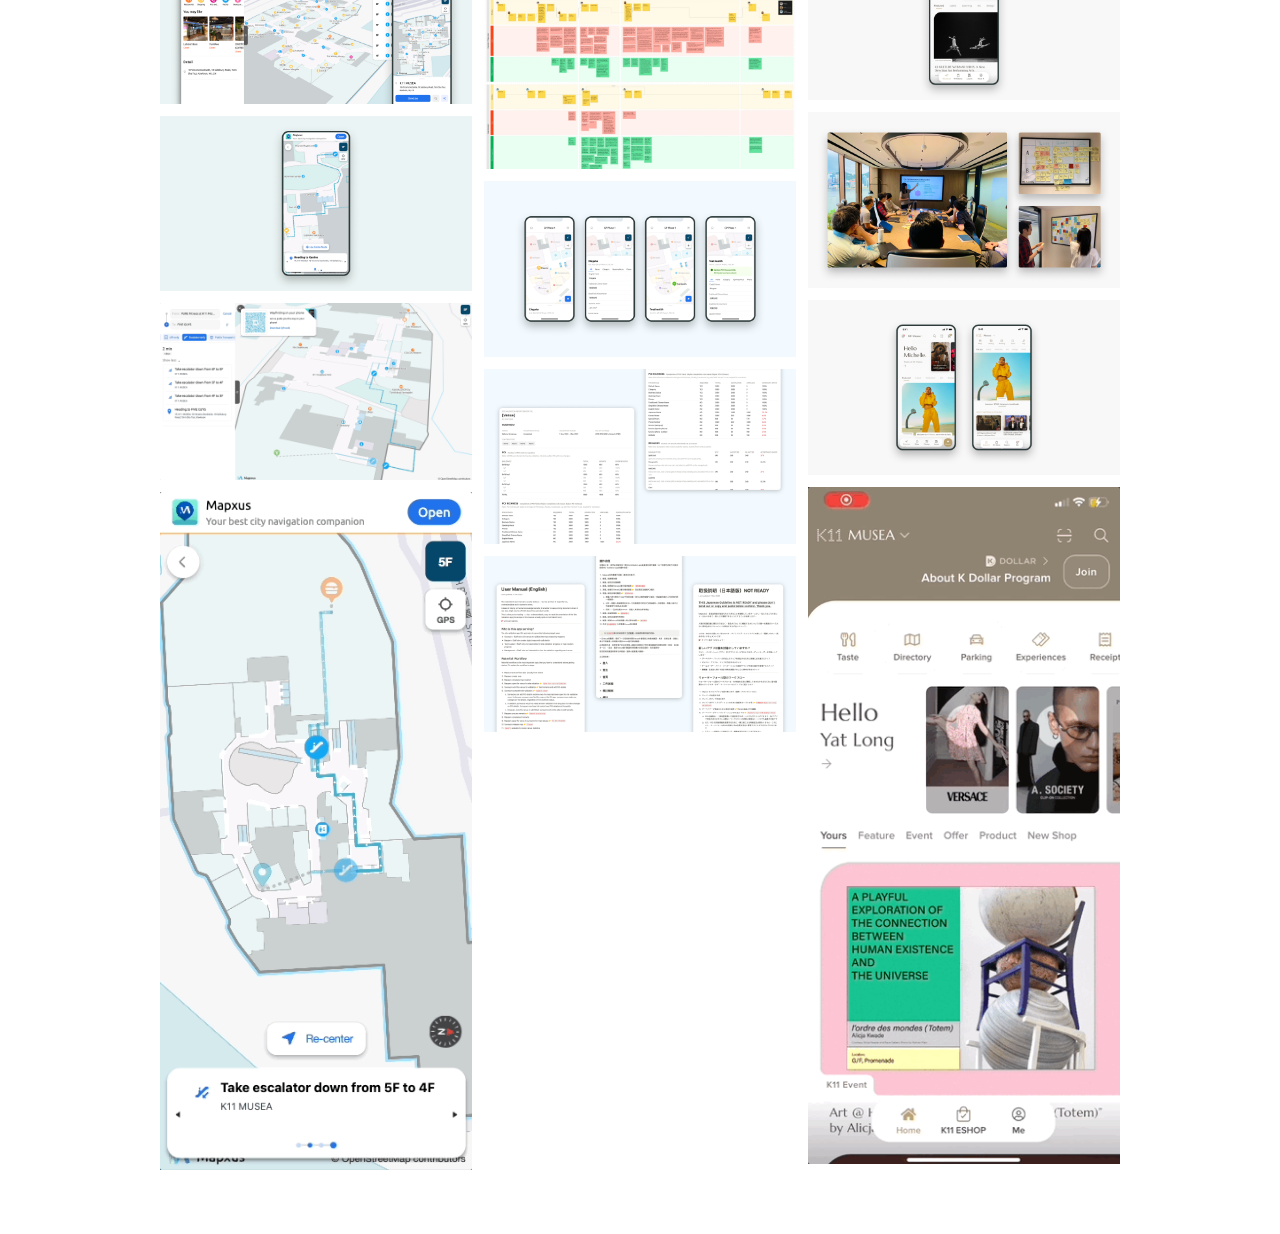
<file: gallery.html>
<!DOCTYPE html>
<html lang="en">
  <head>
    <meta charset="UTF-8" />
    <meta name="viewport" content="width=device-width, initial-scale=1.0" />
    <title>Gallery — Ivy Chan</title>
    <style>
      body {
        background: #fff;
        color: #222;
        font: 1rem/1.4 -apple-system, BlinkMacSystemFont, "Segoe UI", Arial, sans-serif;
        margin: 0;
      }

      .container {
        max-width: 960px;
        margin: 0 auto;
        padding: 2rem 1.5rem 4rem;
      }

      .header {
        display: flex;
        align-items: baseline;
        gap: 1.5rem;
        margin-bottom: 2rem;
      }

      h1 {
        font-size: 1.25rem;
        font-weight: bold;
        margin: 0;
      }

      a.back {
        font-size: 0.9rem;
        color: #222;
        text-decoration: underline;
      }

      a.back:hover {
        color: #555;
      }

      .masonry {
        columns: 3;
        column-gap: 0.75rem;
      }

      .masonry img {
        display: block;
        width: 100%;
        height: auto;
        margin-bottom: 0.75rem;
        break-inside: avoid;
      }

      @media (max-width: 640px) {
        .masonry { columns: 2; }
      }

      @media (max-width: 400px) {
        .masonry { columns: 1; }
      }
    </style>
  </head>
  <body>
    <div class="container">
      <div class="header">
        <h1>Gallery</h1>
        <a class="back" href="draft.html">← Back</a>
      </div>

      <div class="masonry">
        <img src="assets/accessible_2.png" alt="Accessible Indoor Map detail" />
        <img src="assets/accessible_3.png" alt="Accessible Indoor Map detail" />
        <img src="assets/accessible_4.png" alt="Accessible Indoor Map detail" />
        <img src="assets/accessible_5.gif" alt="Accessible Indoor Map animation" />
        <img src="assets/indoor_map_app.gif" alt="Indoor Map App" />
        <img src="assets/indoor_1.png" alt="Indoor Map detail" />
        <img src="assets/indoor_3.png" alt="Indoor Map detail" />
        <img src="assets/indoor_4.gif" alt="Indoor Map animation" />
        <img src="assets/indoor_5.gif" alt="Indoor Map animation" />
        <img src="assets/map_management_portal.gif" alt="Map Management Portal" />
        <img src="assets/management_1.png" alt="Map Management Portal detail" />
        <img src="assets/management_2.png" alt="Map Management Portal detail" />
        <img src="assets/management_3.png" alt="Map Management Portal detail" />
        <img src="assets/management_5.png" alt="Map Management Portal detail" />
        <img src="assets/management_6.gif" alt="Map Management Portal animation" />
        <img src="assets/map_production_app.png" alt="Map Production App" />
        <img src="assets/production_1.png" alt="Map Production detail" />
        <img src="assets/production_2.png" alt="Map Production detail" />
        <img src="assets/production_4.png" alt="Map Production detail" />
        <img src="assets/production_6.png" alt="Map Production detail" />
        <img src="assets/production_7.png" alt="Map Production detail" />
        <img src="assets/production_8.gif" alt="Map Production animation" />
        <img src="assets/customer_journey_map.png" alt="Customer Journey Map" />
        <img src="assets/journey_2.png" alt="Customer Journey detail" />
        <img src="assets/mental_1.png" alt="Mental Health App detail" />
        <img src="assets/mental_2.png" alt="Mental Health App detail" />
        <img src="assets/retail_1.png" alt="Retail Mall App detail" />
        <img src="assets/retail_2.png" alt="Retail Mall App detail" />
        <img src="assets/retail_3.png" alt="Retail Mall App detail" />
        <img src="assets/retail_4.gif" alt="Retail Mall App animation" />
      </div>
    </div>
  </body>
</html>
</file>
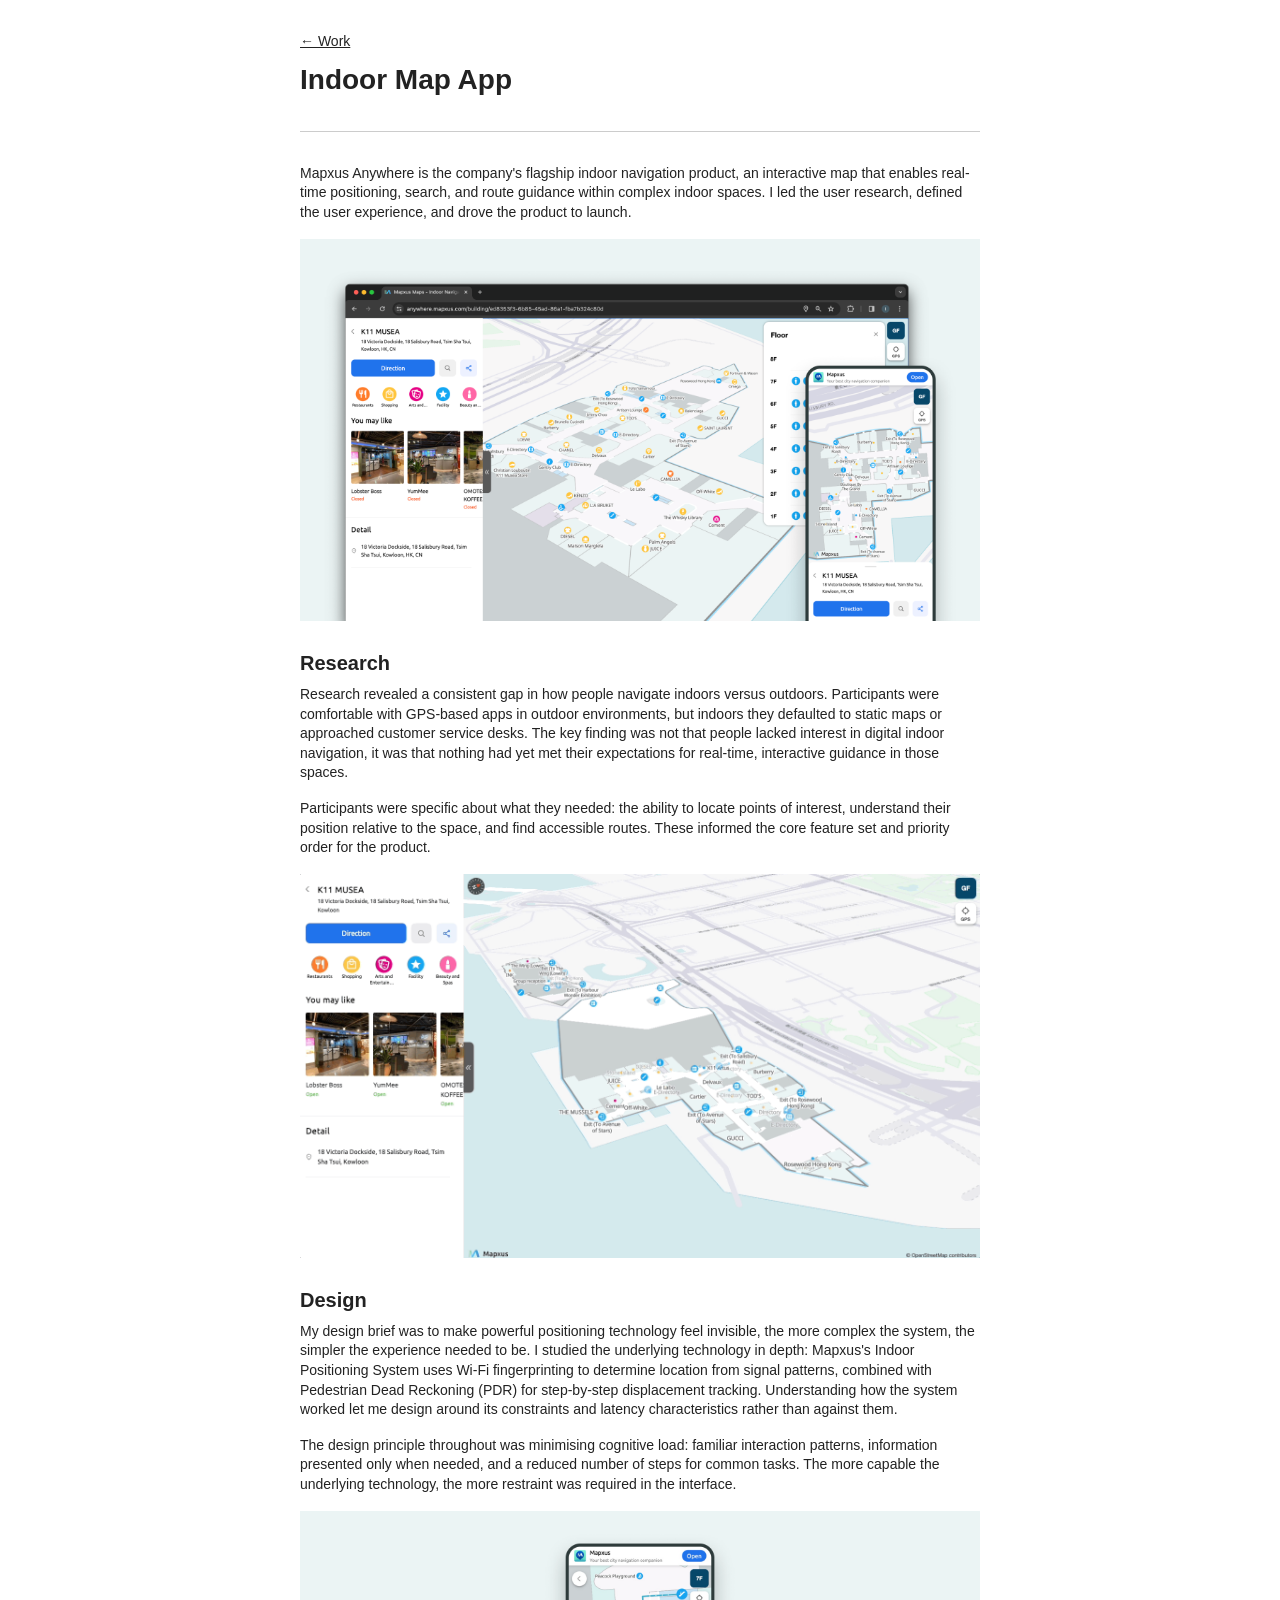
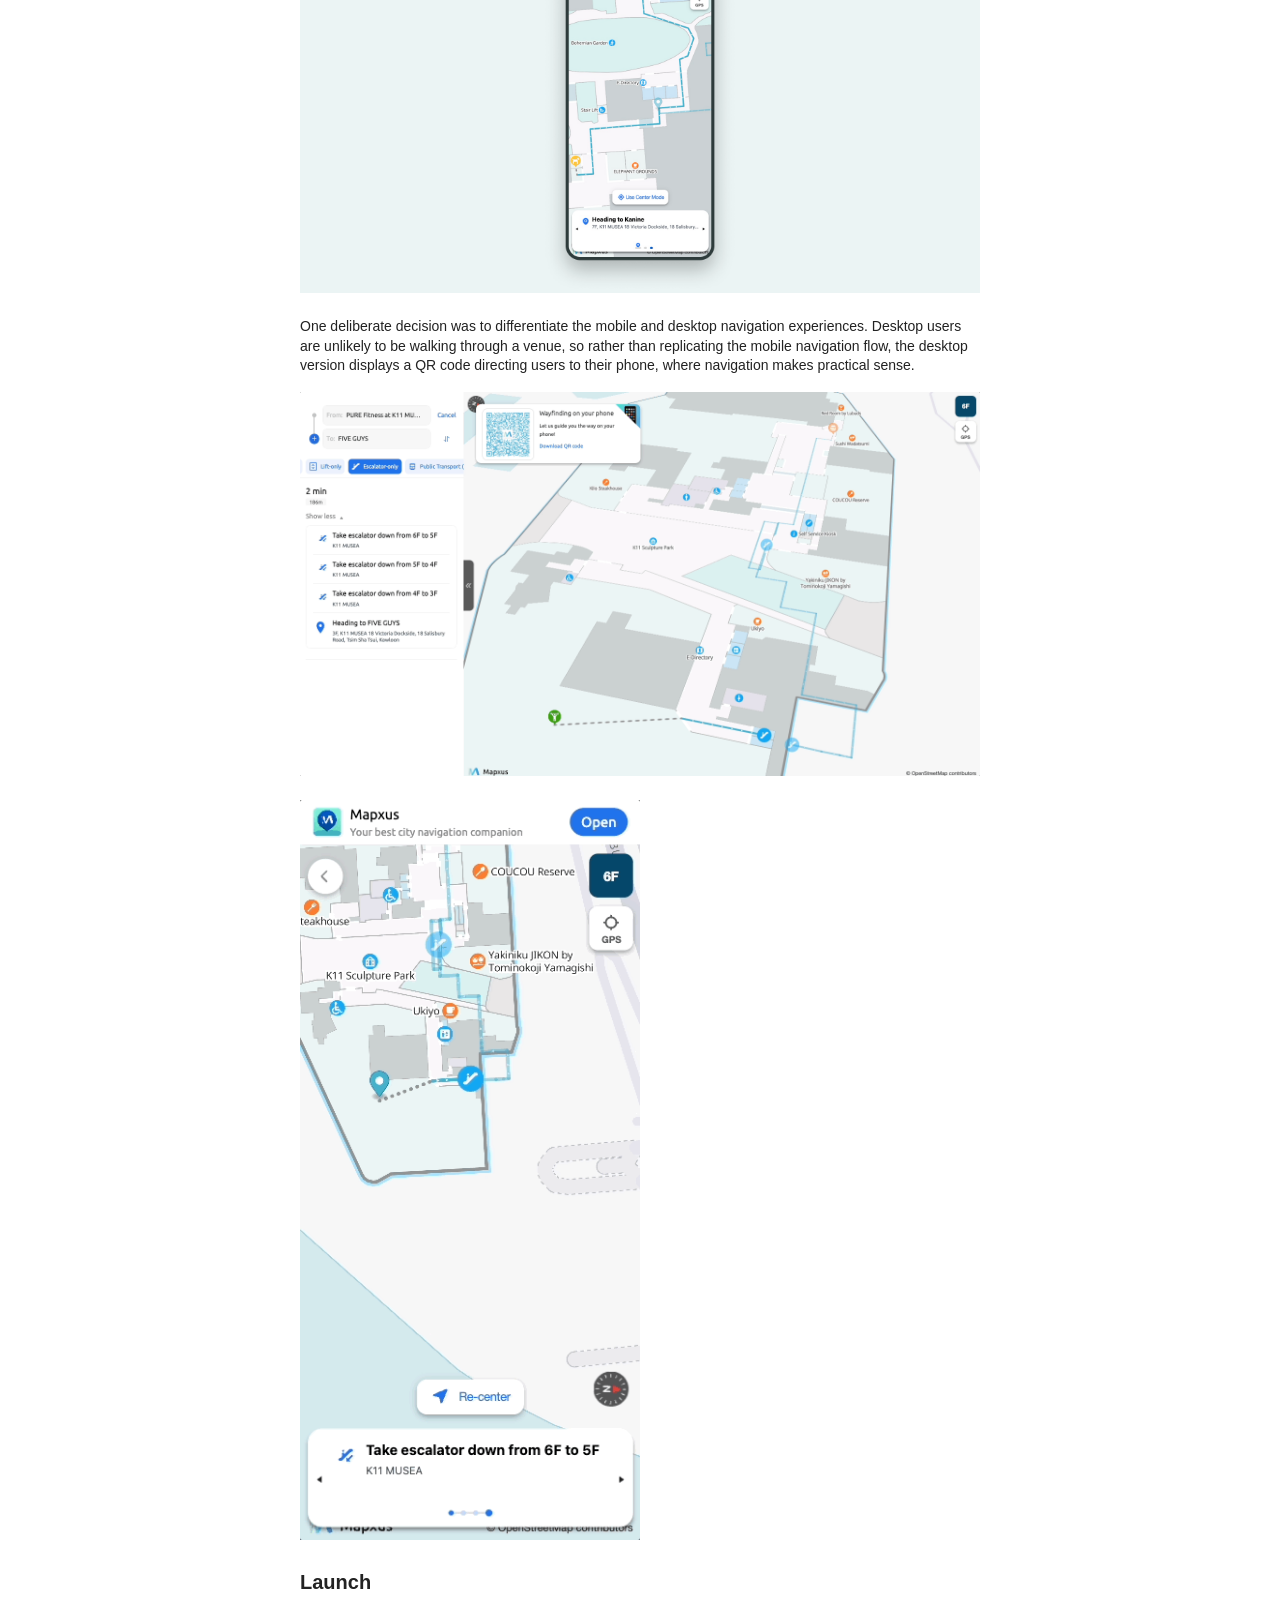
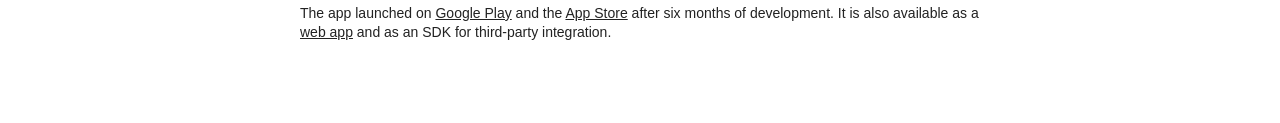
<file: indoor-map.html>
<!DOCTYPE html>
<html lang="en">
  <head>
    <meta charset="UTF-8" />
    <meta name="viewport" content="width=device-width, initial-scale=1.0" />
    <title>Indoor Map App — Ivy Chan</title>
    <style>
      body {
        background: #fff;
        color: #222;
        font: 1rem/1.4 -apple-system, BlinkMacSystemFont, "Segoe UI", Arial, sans-serif;
        margin: 0;
      }
      .container {
        max-width: 680px;
        margin: 0 auto;
        padding: 2rem 1.5rem 4rem;
      }
      .back { font-size: 0.875rem; margin: 0 0 0.25rem; }
      h1 { font-size: 1.75rem; font-weight: bold; margin: 0.5rem 0 1.5rem; }
      hr { border: none; border-top: 1px solid #ccc; margin: 2rem 0; }
      h2 { font-size: 1.25rem; font-weight: bold; margin: 1.75rem 0 0.5rem; }
      p { margin: 0 0 1rem; font-size: 0.875rem; }
      a { color: #222; text-decoration: underline; }
      a:hover { color: #555; }
      .full-img { display: block; width: 100%; height: auto; margin: 0 0 1.5rem; }
      .portrait-img { display: block; width: 50%; height: auto; margin: 0 0 1.5rem; }
    </style>
  </head>
  <body>
    <div class="container">
      <p class="back"><a href="draft.html">← Work</a></p>
      <h1>Indoor Map App</h1>
      <hr />

      <p>
        Mapxus Anywhere is the company's flagship indoor navigation product, an
        interactive map that enables real-time positioning, search, and route
        guidance within complex indoor spaces. I led the user research, defined
        the user experience, and drove the product to launch.
      </p>

      <img class="full-img" src="assets/indoor_1.png" alt="Indoor Map App detail" />

      <h2>Research</h2>

      <p>
        Research revealed a consistent gap in how people navigate indoors versus
        outdoors. Participants were comfortable with GPS-based apps in outdoor
        environments, but indoors they defaulted to static maps or approached
        customer service desks. The key finding was not that people lacked
        interest in digital indoor navigation, it was that nothing had yet met
        their expectations for real-time, interactive guidance in those spaces.
      </p>
      <p>
        Participants were specific about what they needed: the ability to locate
        points of interest, understand their position relative to the space, and
        find accessible routes. These informed the core feature set and priority
        order for the product.
      </p>

      <img class="full-img" src="assets/indoor_2.gif" alt="Indoor Map App interaction" />

      <h2>Design</h2>

      <p>
        My design brief was to make powerful positioning technology feel
        invisible, the more complex the system, the simpler the experience
        needed to be. I studied the underlying technology in depth: Mapxus's
        Indoor Positioning System uses Wi-Fi fingerprinting to determine location
        from signal patterns, combined with Pedestrian Dead Reckoning (PDR) for
        step-by-step displacement tracking. Understanding how the system worked
        let me design around its constraints and latency characteristics rather
        than against them.
      </p>
      <p>
        The design principle throughout was minimising cognitive load: familiar
        interaction patterns, information presented only when needed, and a
        reduced number of steps for common tasks. The more capable the underlying
        technology, the more restraint was required in the interface.
      </p>

      <img class="full-img" src="assets/indoor_3.png" alt="Indoor Map App design detail" />

      <p>
        One deliberate decision was to differentiate the mobile and desktop
        navigation experiences. Desktop users are unlikely to be walking through
        a venue, so rather than replicating the mobile navigation flow, the
        desktop version displays a QR code directing users to their phone, where
        navigation makes practical sense.
      </p>

      <img class="full-img" src="assets/indoor_4.gif" alt="Indoor Map App navigation animation" />
      <img class="portrait-img" src="assets/indoor_5.gif" alt="Indoor Map App feature animation" />

      <h2>Launch</h2>

      <p>
        The app launched on
        <a href="https://play.google.com/store/apps/details?id=com.mapxus.tocapp" target="_blank">Google Play</a>
        and the
        <a href="https://apps.apple.com/hk/app/mapxus/id6467710889" target="_blank">App Store</a>
        after six months of development. It is also available as a
        <a href="https://anywhere.mapxus.com/" target="_blank">web app</a>
        and as an SDK for third-party integration.
      </p>

    </div>
  </body>
</html>
</file>
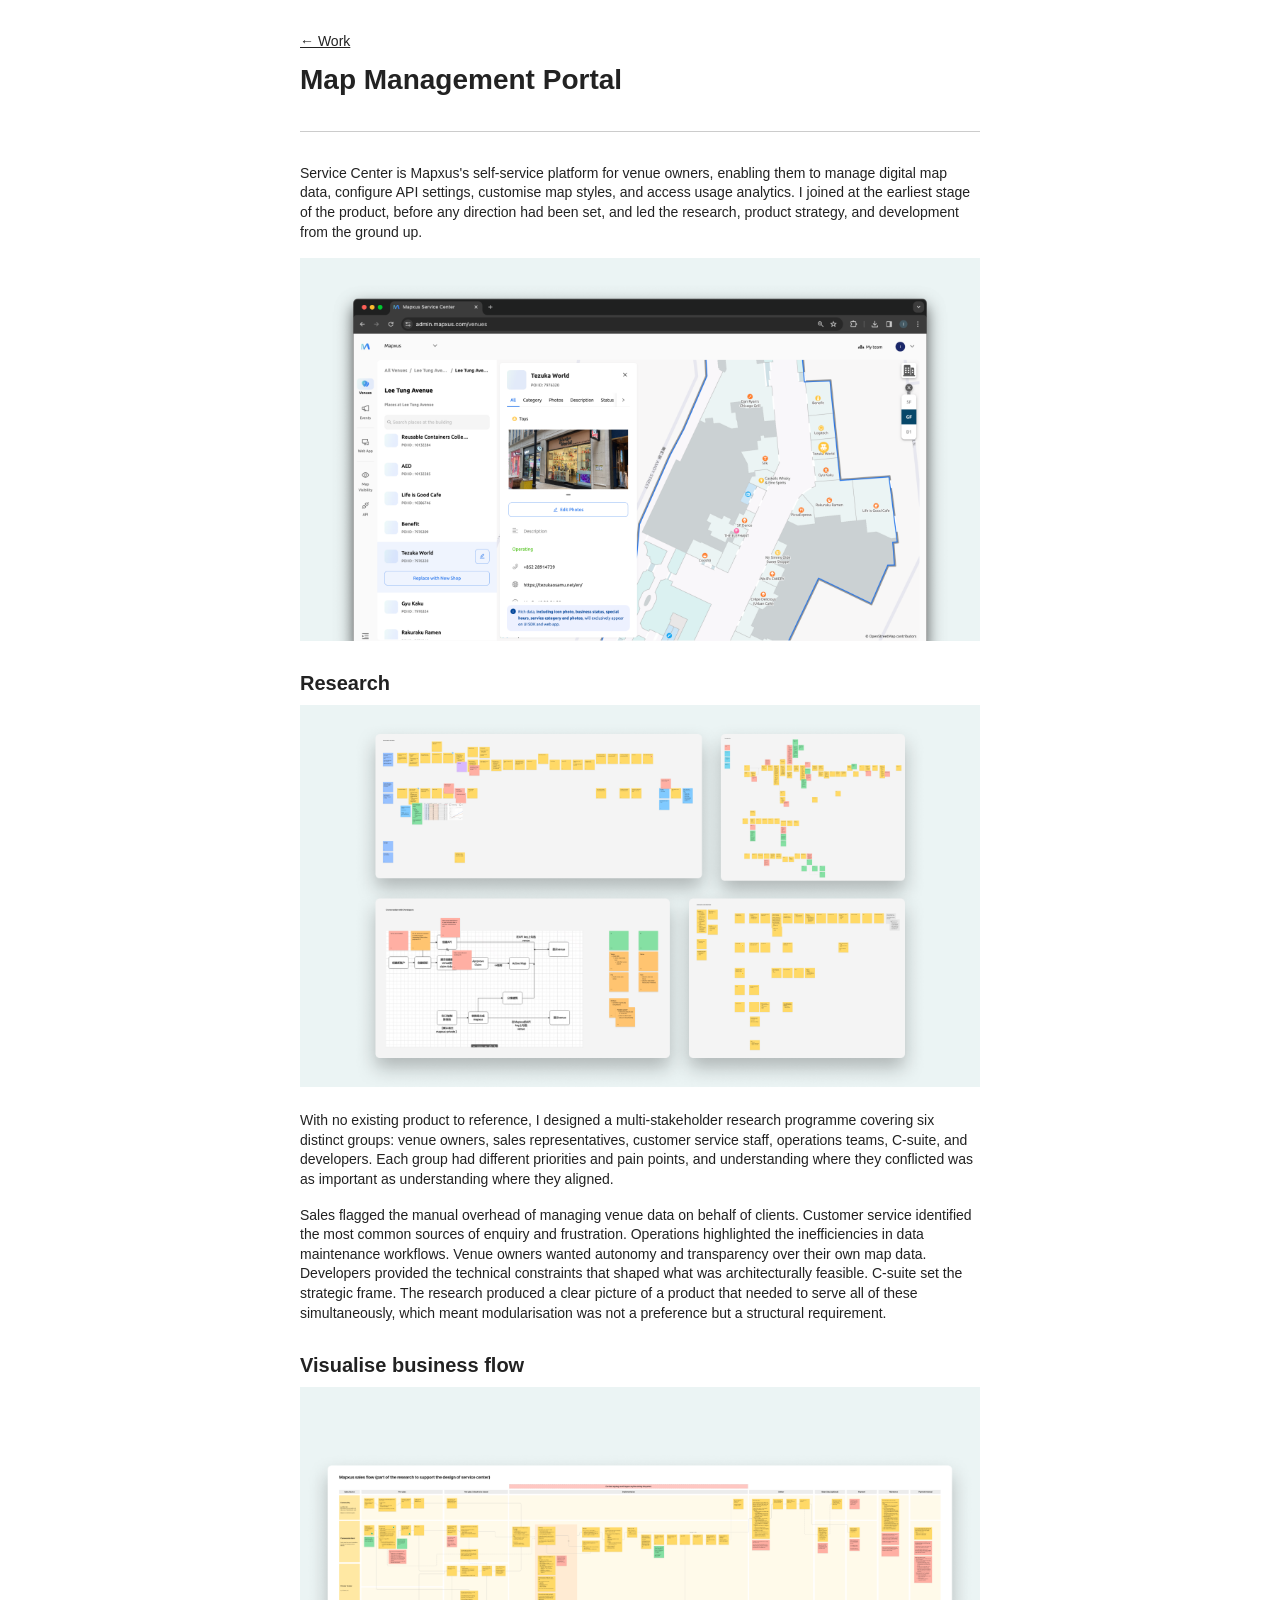
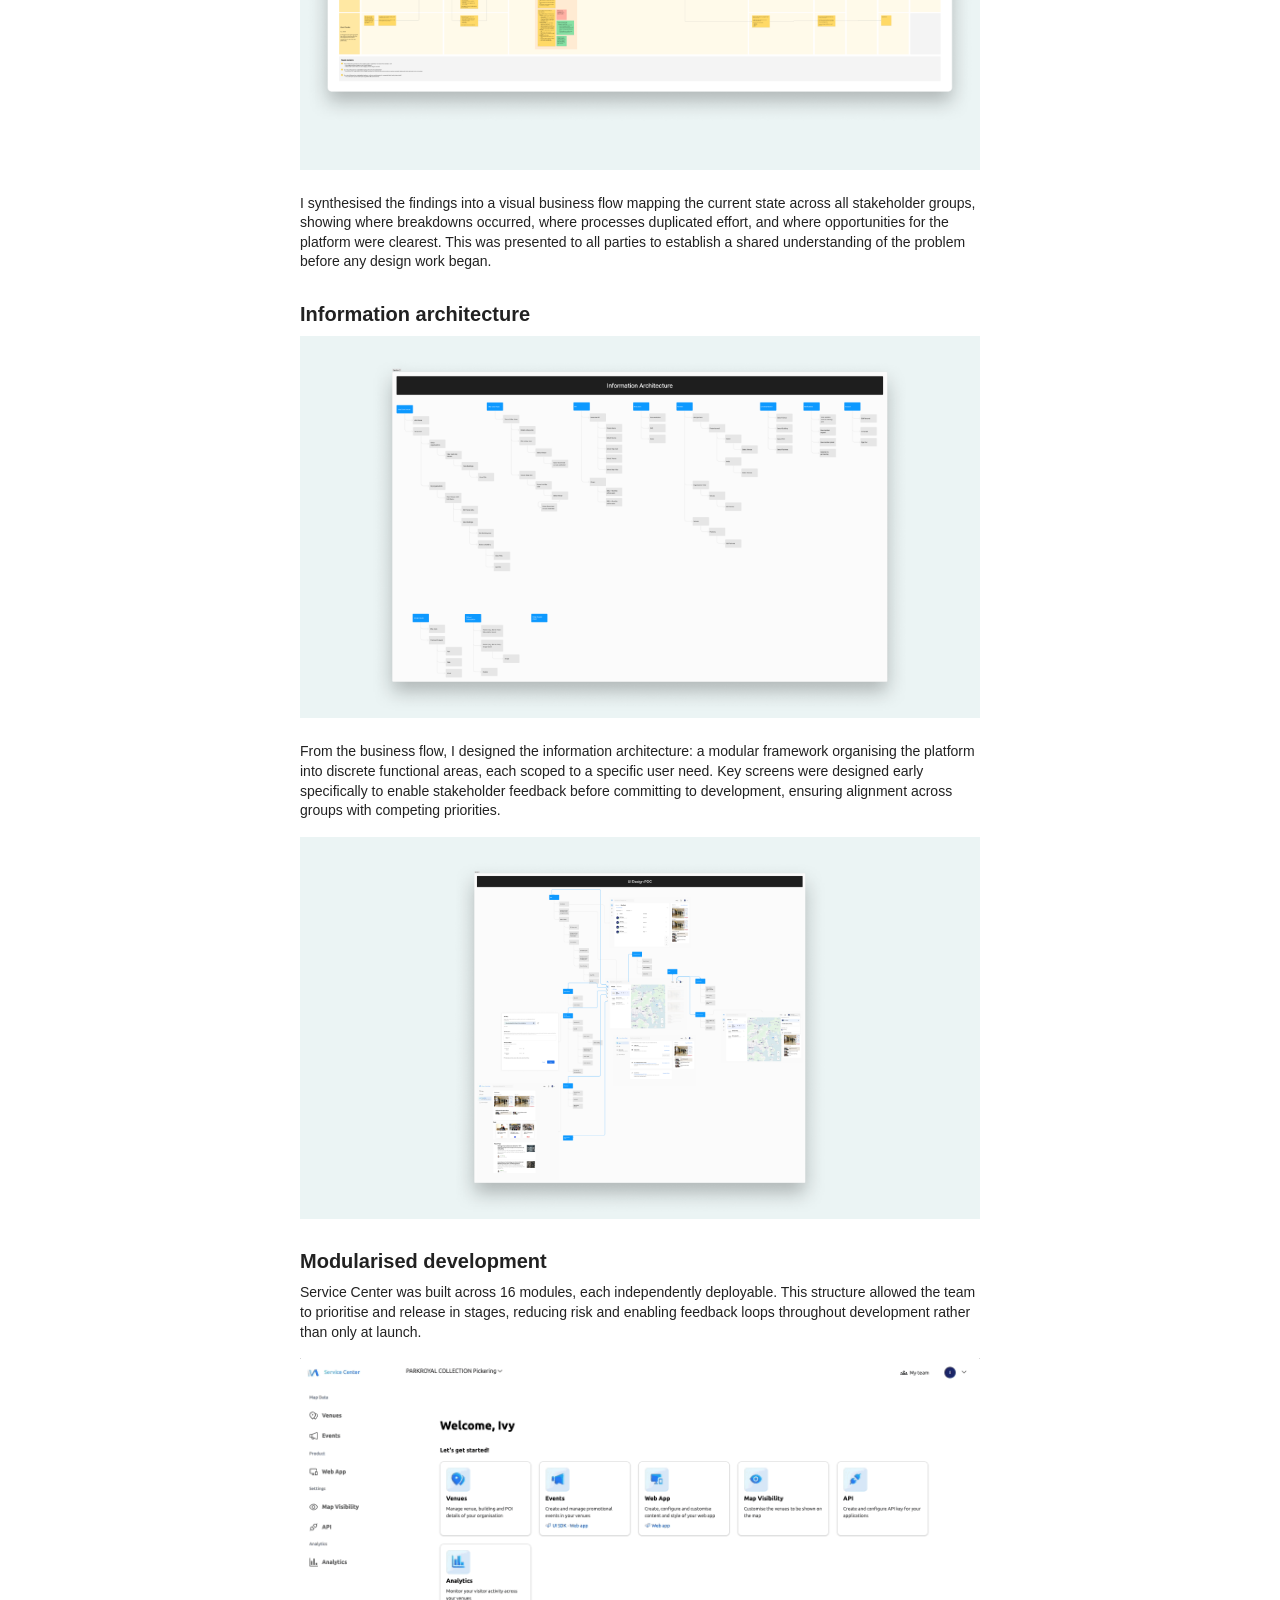
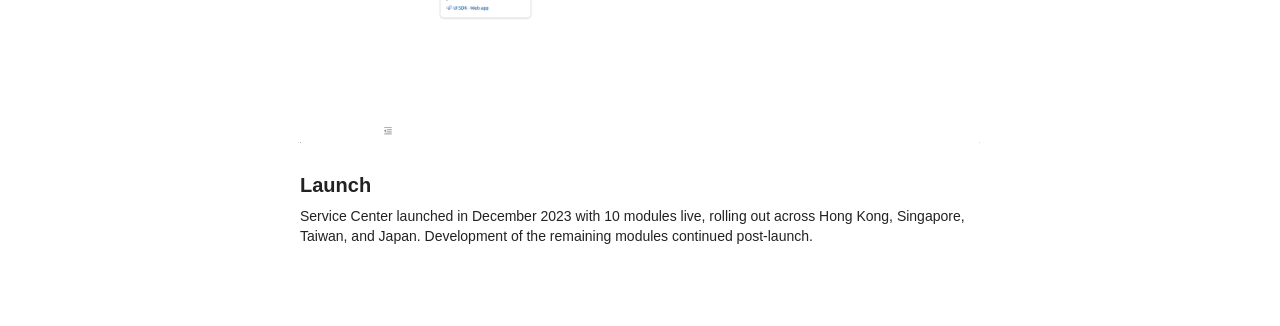
<file: map-management.html>
<!DOCTYPE html>
<html lang="en">
  <head>
    <meta charset="UTF-8" />
    <meta name="viewport" content="width=device-width, initial-scale=1.0" />
    <title>Map Management Portal — Ivy Chan</title>
    <style>
      body {
        background: #fff;
        color: #222;
        font: 1rem/1.4 -apple-system, BlinkMacSystemFont, "Segoe UI", Arial, sans-serif;
        margin: 0;
      }
      .container {
        max-width: 680px;
        margin: 0 auto;
        padding: 2rem 1.5rem 4rem;
      }
      .back { font-size: 0.875rem; margin: 0 0 0.25rem; }
      h1 { font-size: 1.75rem; font-weight: bold; margin: 0.5rem 0 1.5rem; }
      hr { border: none; border-top: 1px solid #ccc; margin: 2rem 0; }
      h2 { font-size: 1.25rem; font-weight: bold; margin: 1.75rem 0 0.5rem; }
      p { margin: 0 0 1rem; font-size: 0.875rem; }
      a { color: #222; text-decoration: underline; }
      a:hover { color: #555; }
      .full-img { display: block; width: 100%; height: auto; margin: 0 0 1.5rem; }
    </style>
  </head>
  <body>
    <div class="container">
      <p class="back"><a href="draft.html">← Work</a></p>
      <h1>Map Management Portal</h1>
      <hr />

      <p>
        Service Center is Mapxus's self-service platform for venue owners,
        enabling them to manage digital map data, configure API settings,
        customise map styles, and access usage analytics. I joined at the
        earliest stage of the product, before any direction had been set,
        and led the research, product strategy, and development from the ground up.
      </p>

      <img class="full-img" src="assets/management_1.png" alt="Map Management Portal overview" />

      <h2>Research</h2>

      <img class="full-img" src="assets/management_2.png" alt="Map Management Portal research" />

      <p>
        With no existing product to reference, I designed a multi-stakeholder
        research programme covering six distinct groups: venue owners, sales
        representatives, customer service staff, operations teams, C-suite, and
        developers. Each group had different priorities and pain points, and
        understanding where they conflicted was as important as understanding
        where they aligned.
      </p>
      <p>
        Sales flagged the manual overhead of managing venue data on behalf of
        clients. Customer service identified the most common sources of enquiry
        and frustration. Operations highlighted the inefficiencies in data
        maintenance workflows. Venue owners wanted autonomy and transparency
        over their own map data. Developers provided the technical constraints
        that shaped what was architecturally feasible. C-suite set the strategic
        frame. The research produced a clear picture of a product that needed to
        serve all of these simultaneously, which meant modularisation was not
        a preference but a structural requirement.
      </p>

      <h2>Visualise business flow</h2>

      <img class="full-img" src="assets/management_3.png" alt="Business flow visualisation" />

      <p>
        I synthesised the findings into a visual business flow mapping the
        current state across all stakeholder groups, showing where breakdowns
        occurred, where processes duplicated effort, and where opportunities for
        the platform were clearest. This was presented to all parties to establish
        a shared understanding of the problem before any design work began.
      </p>

      <h2>Information architecture</h2>

      <img class="full-img" src="assets/management_4.png" alt="Information architecture" />

      <p>
        From the business flow, I designed the information architecture: a
        modular framework organising the platform into discrete functional areas,
        each scoped to a specific user need. Key screens were designed early
        specifically to enable stakeholder feedback before committing to
        development, ensuring alignment across groups with competing priorities.
      </p>

      <img class="full-img" src="assets/management_5.png" alt="Map Management Portal UI design" />

      <h2>Modularised development</h2>

      <p>
        Service Center was built across 16 modules, each independently
        deployable. This structure allowed the team to prioritise and release
        in stages, reducing risk and enabling feedback loops throughout
        development rather than only at launch.
      </p>

      <img class="full-img" src="assets/management_6.gif" alt="Map Management Portal modules animation" />

      <h2>Launch</h2>

      <p>
        Service Center launched in December 2023 with 10 modules live, rolling
        out across Hong Kong, Singapore, Taiwan, and Japan. Development of the
        remaining modules continued post-launch.
      </p>

    </div>
  </body>
</html>
</file>
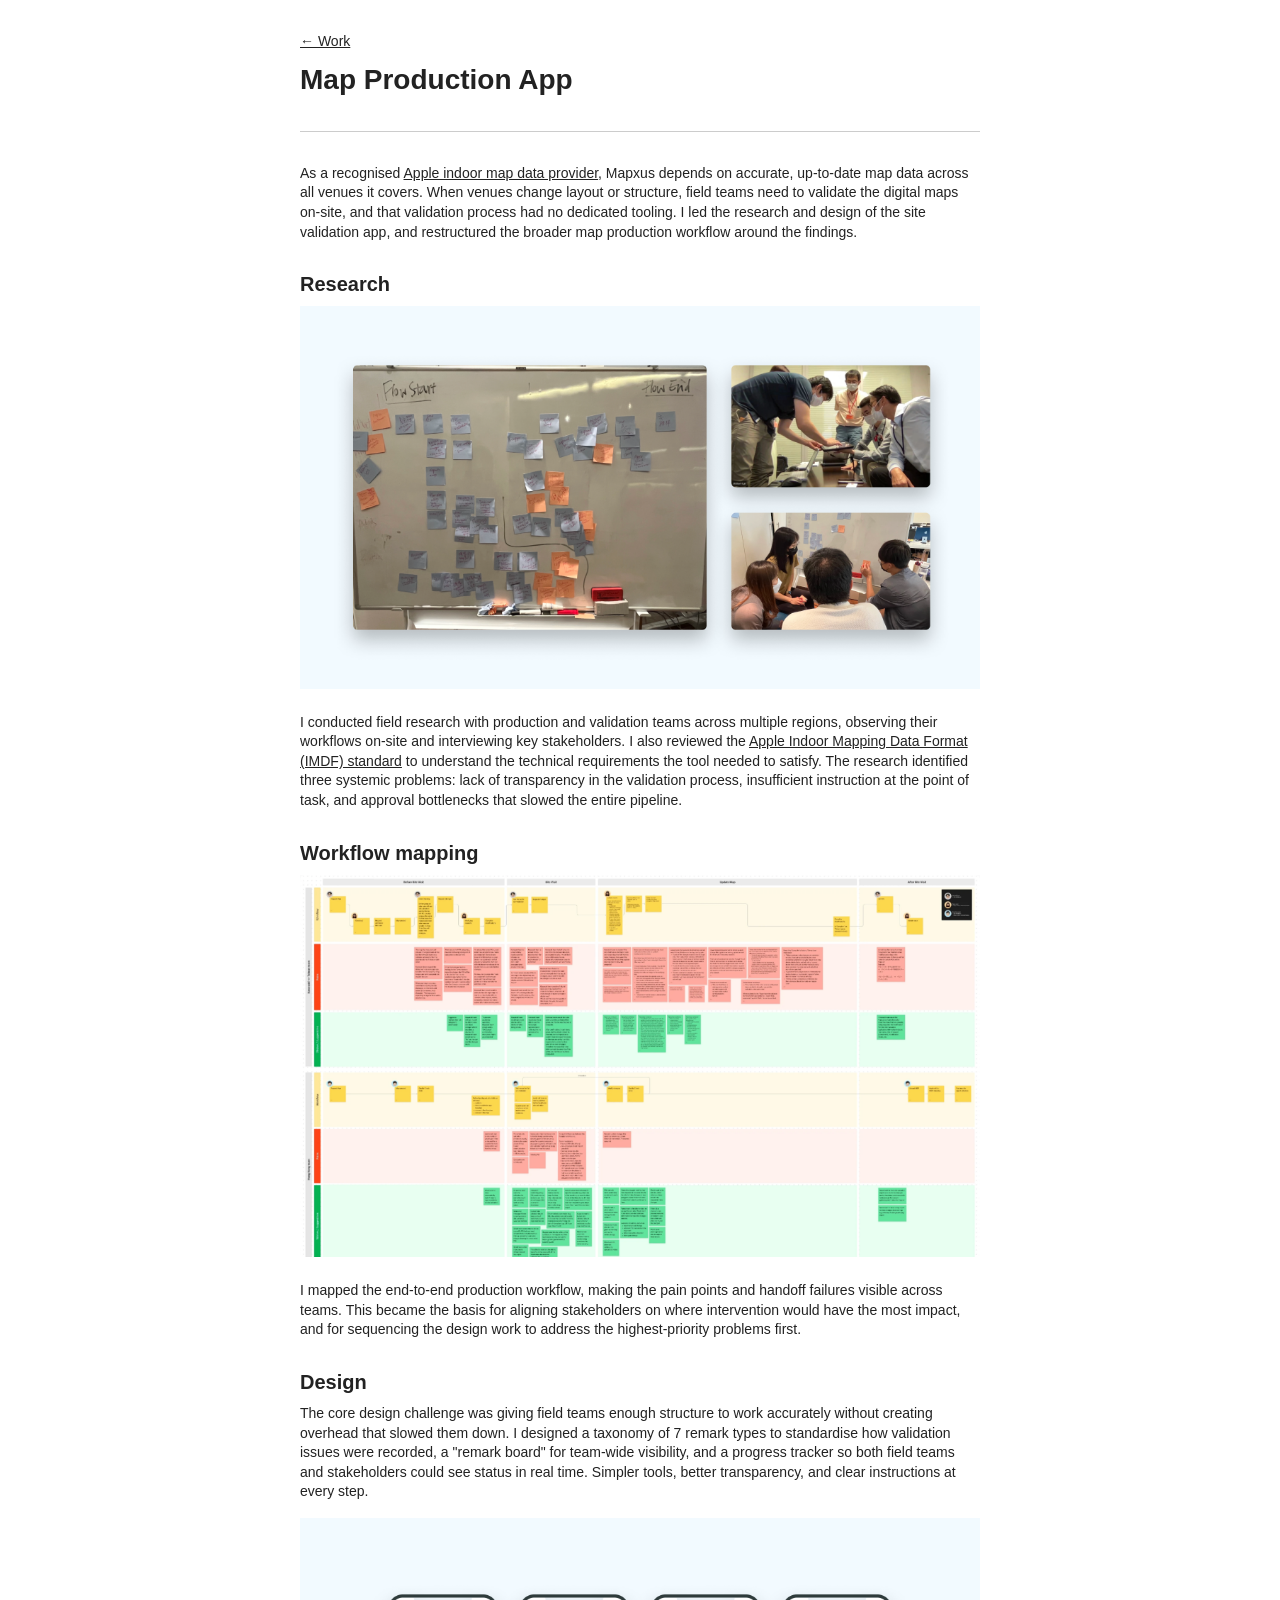
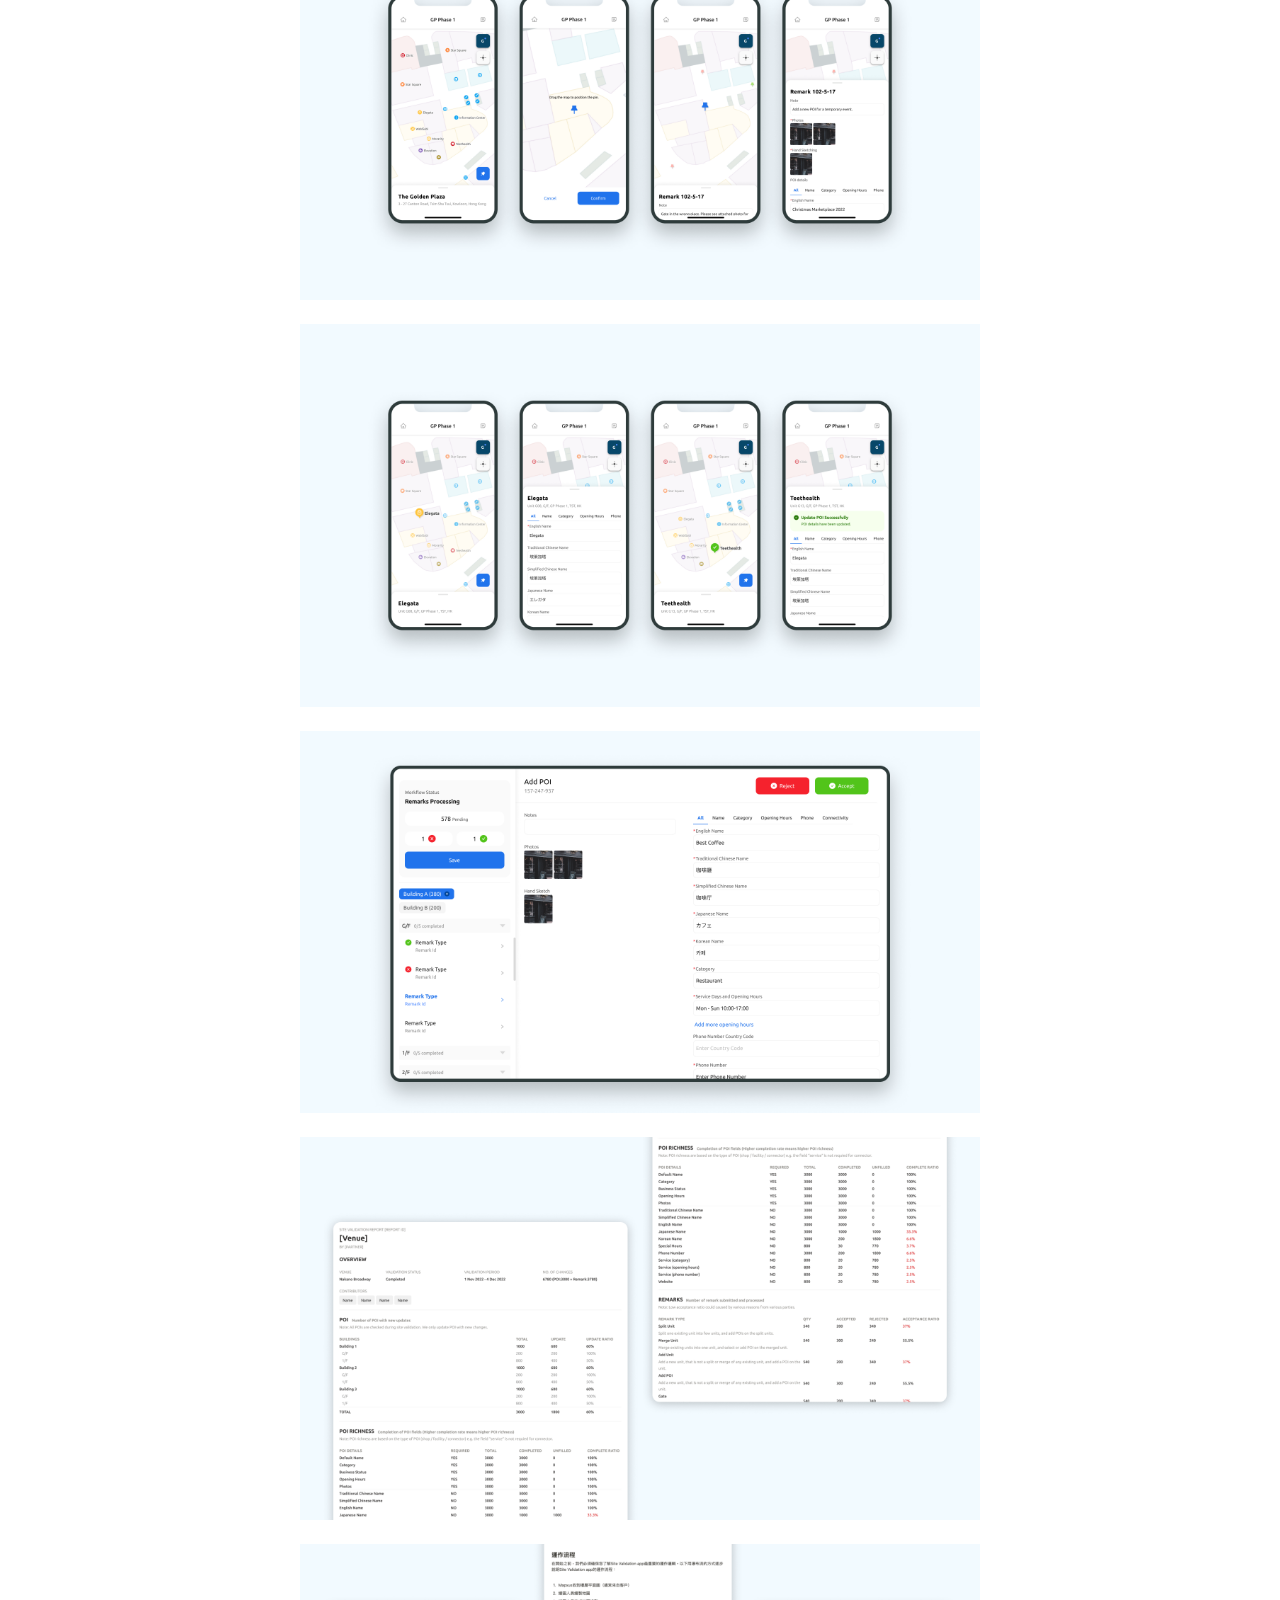
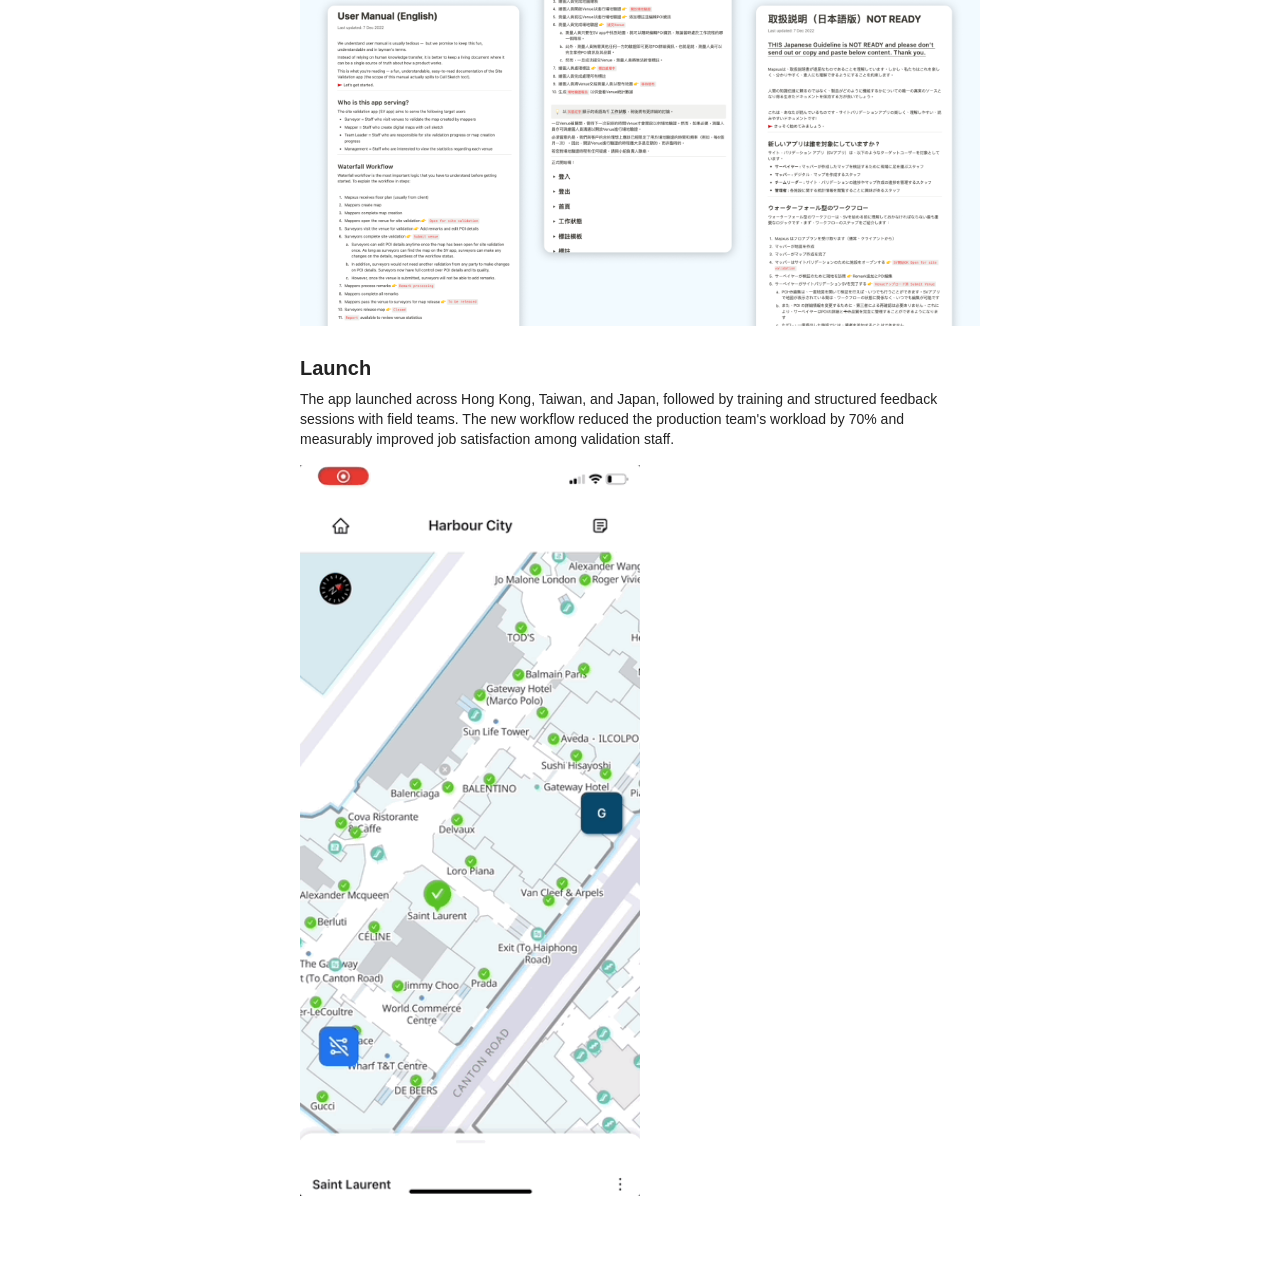
<file: map-production.html>
<!DOCTYPE html>
<html lang="en">
  <head>
    <meta charset="UTF-8" />
    <meta name="viewport" content="width=device-width, initial-scale=1.0" />
    <title>Map Production App — Ivy Chan</title>
    <style>
      body {
        background: #fff;
        color: #222;
        font: 1rem/1.4 -apple-system, BlinkMacSystemFont, "Segoe UI", Arial, sans-serif;
        margin: 0;
      }
      .container {
        max-width: 680px;
        margin: 0 auto;
        padding: 2rem 1.5rem 4rem;
      }
      .back { font-size: 0.875rem; margin: 0 0 0.25rem; }
      h1 { font-size: 1.75rem; font-weight: bold; margin: 0.5rem 0 1.5rem; }
      hr { border: none; border-top: 1px solid #ccc; margin: 2rem 0; }
      h2 { font-size: 1.25rem; font-weight: bold; margin: 1.75rem 0 0.5rem; }
      p { margin: 0 0 1rem; font-size: 0.875rem; }
      a { color: #222; text-decoration: underline; }
      a:hover { color: #555; }
      .full-img { display: block; width: 100%; height: auto; margin: 0 0 1.5rem; }
      .portrait-img { display: block; width: 50%; height: auto; margin: 0 0 1.5rem; }
    </style>
  </head>
  <body>
    <div class="container">
      <p class="back"><a href="draft.html">← Work</a></p>
      <h1>Map Production App</h1>
      <hr />

      <p>
        As a recognised
        <a href="https://register.apple.com/resources/indoor/program/faq" target="_blank">Apple indoor map data provider</a>,
        Mapxus depends on accurate, up-to-date map data across all venues it
        covers. When venues change layout or structure, field teams need to
        validate the digital maps on-site, and that validation process had no
        dedicated tooling. I led the research and design of the site validation
        app, and restructured the broader map production workflow around the findings.
      </p>

      <h2>Research</h2>

      <img class="full-img" src="assets/production_1.png" alt="Map Production research" />

      <p>
        I conducted field research with production and validation teams across
        multiple regions, observing their workflows on-site and interviewing
        key stakeholders. I also reviewed the
        <a href="https://register.apple.com/resources/imdf/" target="_blank">Apple Indoor Mapping Data Format (IMDF) standard</a>
        to understand the technical requirements the tool needed to satisfy.
        The research identified three systemic problems: lack of transparency
        in the validation process, insufficient instruction at the point of
        task, and approval bottlenecks that slowed the entire pipeline.
      </p>

      <h2>Workflow mapping</h2>

      <img class="full-img" src="assets/production_2.png" alt="Production workflow map" />

      <p>
        I mapped the end-to-end production workflow, making the pain points
        and handoff failures visible across teams. This became the basis for
        aligning stakeholders on where intervention would have the most impact,
        and for sequencing the design work to address the highest-priority
        problems first.
      </p>

      <h2>Design</h2>

      <p>
        The core design challenge was giving field teams enough structure to
        work accurately without creating overhead that slowed them down. I
        designed a taxonomy of 7 remark types to standardise how validation
        issues were recorded, a "remark board" for team-wide visibility, and
        a progress tracker so both field teams and stakeholders could see
        status in real time. Simpler tools, better transparency, and clear
        instructions at every step.
      </p>

      <img class="full-img" src="assets/production_3.png" alt="Map Production design" />
      <img class="full-img" src="assets/production_4.png" alt="Map Production detail" />
      <img class="full-img" src="assets/production_5.png" alt="Map Production detail" />
      <img class="full-img" src="assets/production_6.png" alt="Map Production detail" />
      <img class="full-img" src="assets/production_7.png" alt="Map Production detail" />

      <h2>Launch</h2>

      <p>
        The app launched across Hong Kong, Taiwan, and Japan, followed by
        training and structured feedback sessions with field teams. The new
        workflow reduced the production team's workload by 70% and measurably
        improved job satisfaction among validation staff.
      </p>

      <img class="portrait-img" src="assets/production_8.gif" alt="Map Production App animation" />

    </div>
  </body>
</html>
</file>
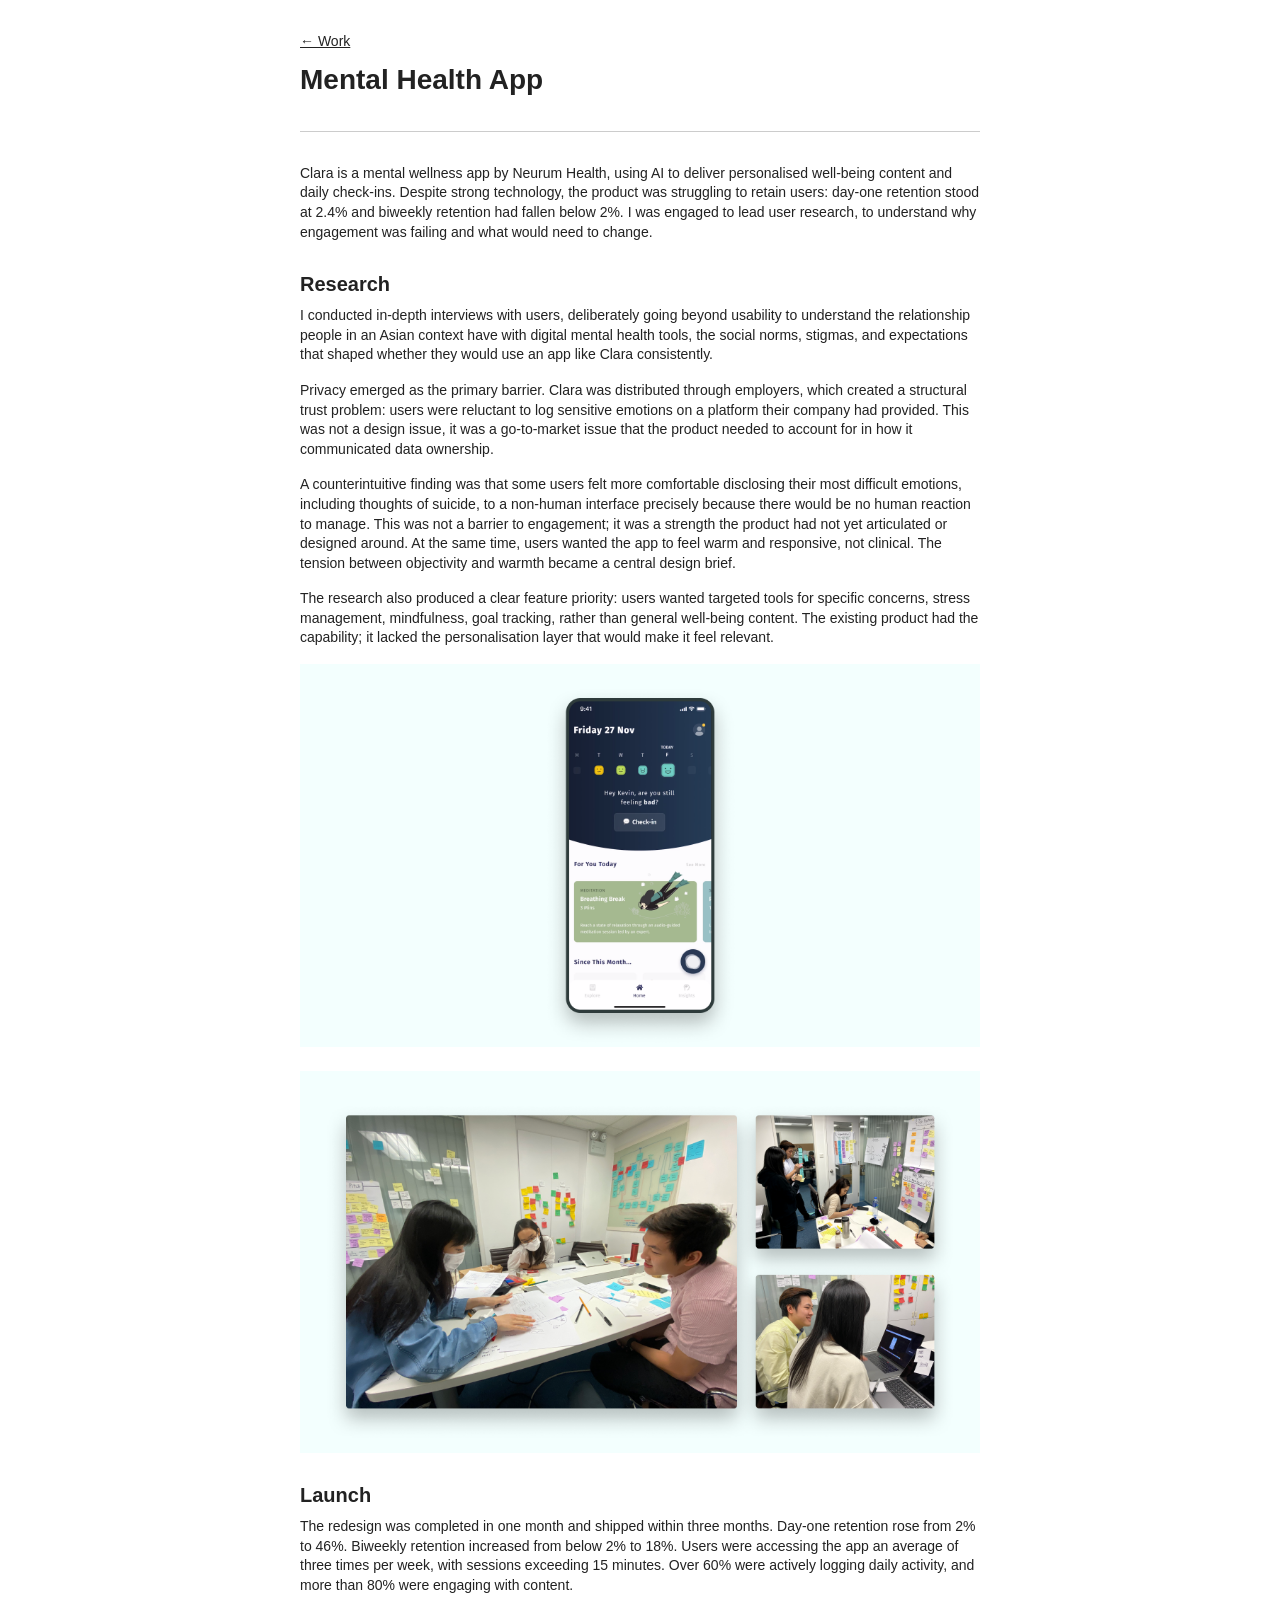
<file: mental-health.html>
<!DOCTYPE html>
<html lang="en">
  <head>
    <meta charset="UTF-8" />
    <meta name="viewport" content="width=device-width, initial-scale=1.0" />
    <title>Mental Health App — Ivy Chan</title>
    <style>
      body {
        background: #fff;
        color: #222;
        font: 1rem/1.4 -apple-system, BlinkMacSystemFont, "Segoe UI", Arial, sans-serif;
        margin: 0;
      }
      .container {
        max-width: 680px;
        margin: 0 auto;
        padding: 2rem 1.5rem 4rem;
      }
      .back { font-size: 0.875rem; margin: 0 0 0.25rem; }
      h1 { font-size: 1.75rem; font-weight: bold; margin: 0.5rem 0 1.5rem; }
      hr { border: none; border-top: 1px solid #ccc; margin: 2rem 0; }
      h2 { font-size: 1.25rem; font-weight: bold; margin: 1.75rem 0 0.5rem; }
      p { margin: 0 0 1rem; font-size: 0.875rem; }
      a { color: #222; text-decoration: underline; }
      a:hover { color: #555; }
      .full-img { display: block; width: 100%; height: auto; margin: 0 0 1.5rem; }
    </style>
  </head>
  <body>
    <div class="container">
      <p class="back"><a href="draft.html">← Work</a></p>
      <h1>Mental Health App</h1>
      <hr />

      <p>
        Clara is a mental wellness app by Neurum Health, using AI to deliver
        personalised well-being content and daily check-ins. Despite strong
        technology, the product was struggling to retain users: day-one
        retention stood at 2.4% and biweekly retention had fallen below 2%.
        I was engaged to lead user research, to understand why engagement
        was failing and what would need to change.
      </p>

      <h2>Research</h2>

      <p>
        I conducted in-depth interviews with users, deliberately going
        beyond usability to understand the relationship people in an Asian
        context have with digital mental health tools, the social norms,
        stigmas, and expectations that shaped whether they would use an app
        like Clara consistently.
      </p>
      <p>
        Privacy emerged as the primary barrier. Clara was distributed through
        employers, which created a structural trust problem: users were
        reluctant to log sensitive emotions on a platform their company
        had provided. This was not a design issue, it was a go-to-market
        issue that the product needed to account for in how it communicated
        data ownership.
      </p>
      <p>
        A counterintuitive finding was that some users felt more comfortable
        disclosing their most difficult emotions, including thoughts of
        suicide, to a non-human interface precisely because there would be
        no human reaction to manage. This was not a barrier to engagement; it
        was a strength the product had not yet articulated or designed around.
        At the same time, users wanted the app to feel warm and responsive,
        not clinical. The tension between objectivity and warmth became a
        central design brief.
      </p>
      <p>
        The research also produced a clear feature priority: users wanted
        targeted tools for specific concerns, stress management, mindfulness,
        goal tracking, rather than general well-being content. The existing
        product had the capability; it lacked the personalisation layer that
        would make it feel relevant.
      </p>

      <img class="full-img" src="assets/mental_1.png" alt="Mental Health App design detail" />
      <img class="full-img" src="assets/mental_2.png" alt="Mental Health App design detail" />

      <h2>Launch</h2>

      <p>
        The redesign was completed in one month and shipped within three months.
        Day-one retention rose from 2% to 46%. Biweekly retention increased
        from below 2% to 18%. Users were accessing the app an average of three
        times per week, with sessions exceeding 15 minutes. Over 60% were
        actively logging daily activity, and more than 80% were engaging with
        content.
      </p>

    </div>
  </body>
</html>
</file>
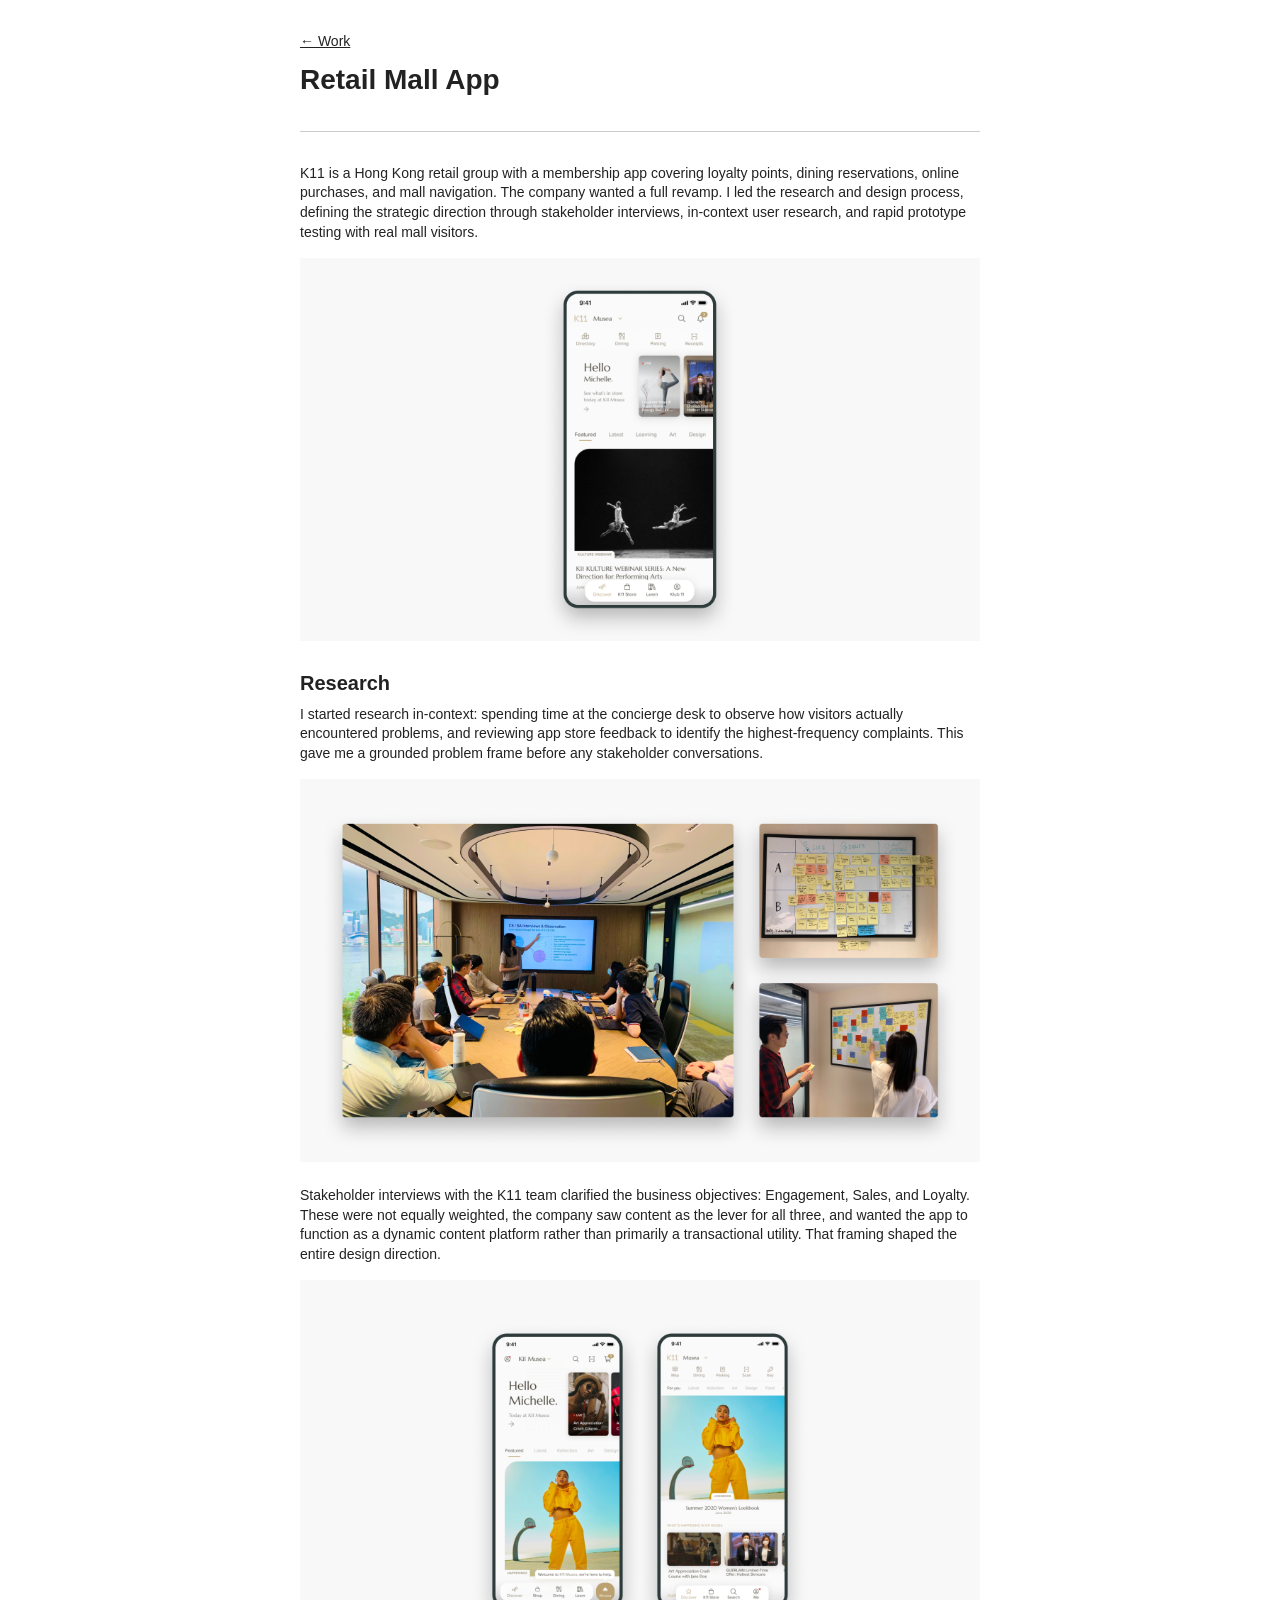
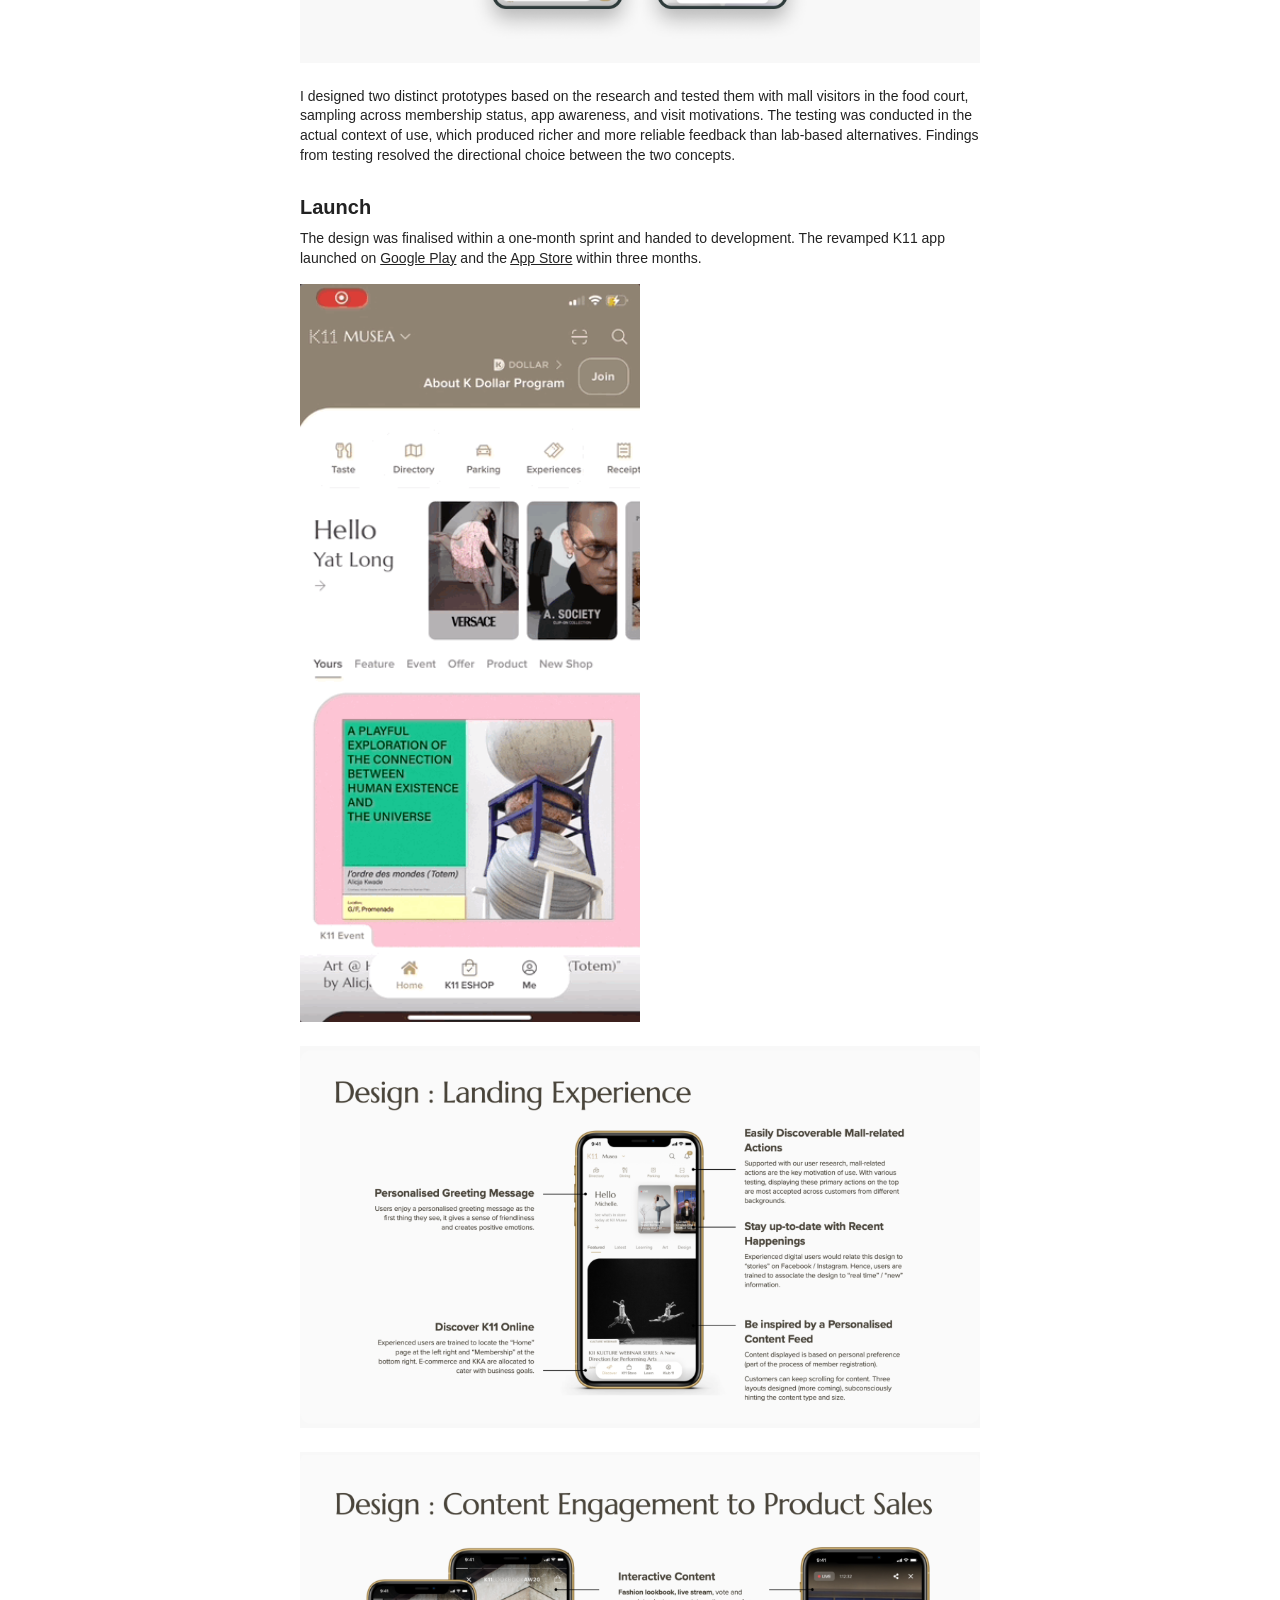
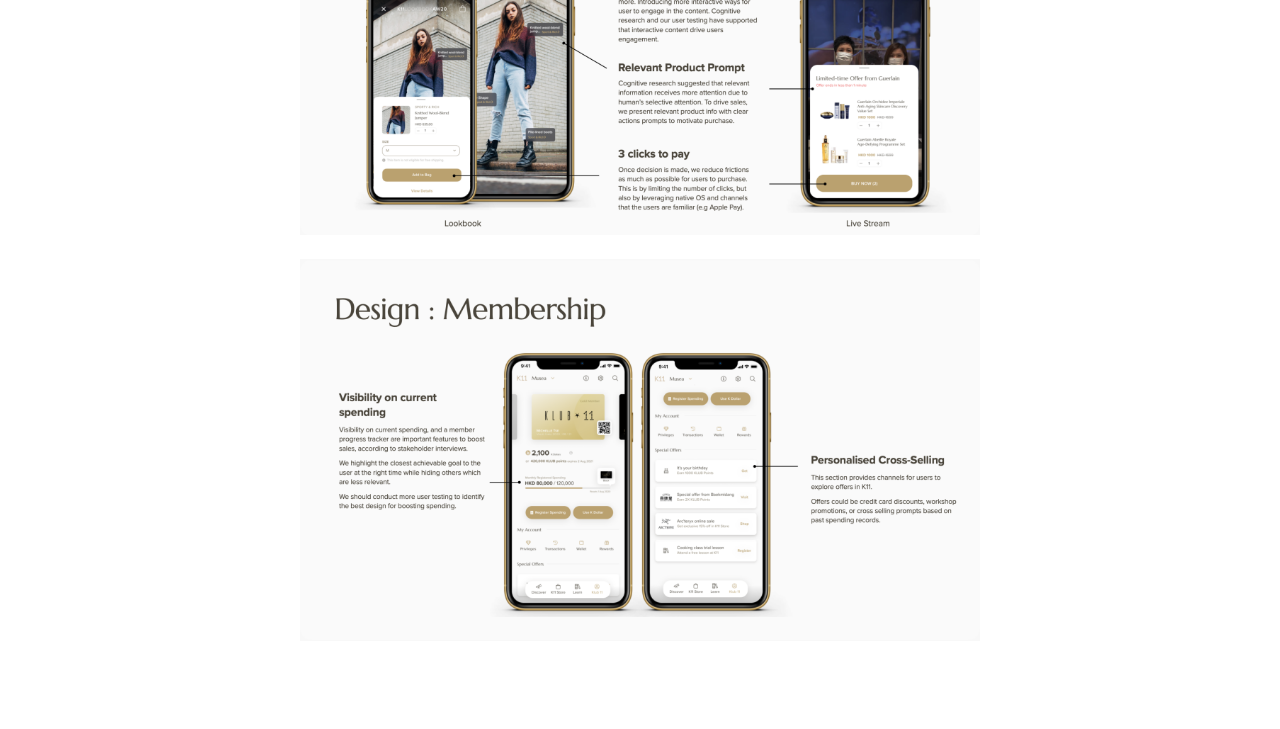
<file: retail-mall.html>
<!DOCTYPE html>
<html lang="en">
  <head>
    <meta charset="UTF-8" />
    <meta name="viewport" content="width=device-width, initial-scale=1.0" />
    <title>Retail Mall App — Ivy Chan</title>
    <style>
      body {
        background: #fff;
        color: #222;
        font: 1rem/1.4 -apple-system, BlinkMacSystemFont, "Segoe UI", Arial, sans-serif;
        margin: 0;
      }
      .container {
        max-width: 680px;
        margin: 0 auto;
        padding: 2rem 1.5rem 4rem;
      }
      .back { font-size: 0.875rem; margin: 0 0 0.25rem; }
      h1 { font-size: 1.75rem; font-weight: bold; margin: 0.5rem 0 1.5rem; }
      hr { border: none; border-top: 1px solid #ccc; margin: 2rem 0; }
      h2 { font-size: 1.25rem; font-weight: bold; margin: 1.75rem 0 0.5rem; }
      p { margin: 0 0 1rem; font-size: 0.875rem; }
      a { color: #222; text-decoration: underline; }
      a:hover { color: #555; }
      .full-img { display: block; width: 100%; height: auto; margin: 0 0 1.5rem; }
      .portrait-img { display: block; width: 50%; height: auto; margin: 0 0 1.5rem; }
    </style>
  </head>
  <body>
    <div class="container">
      <p class="back"><a href="draft.html">← Work</a></p>
      <h1>Retail Mall App</h1>
      <hr />

      <p>
        K11 is a Hong Kong retail group with a membership app covering loyalty
        points, dining reservations, online purchases, and mall navigation.
        The company wanted a full revamp. I led the research and design process,
        defining the strategic direction through stakeholder interviews, in-context
        user research, and rapid prototype testing with real mall visitors.
      </p>

      <img class="full-img" src="assets/retail_1.png" alt="Retail Mall App detail" />

      <h2>Research</h2>

      <p>
        I started research in-context: spending time at the concierge desk to
        observe how visitors actually encountered problems, and reviewing app
        store feedback to identify the highest-frequency complaints. This gave
        me a grounded problem frame before any stakeholder conversations.
      </p>

      <img class="full-img" src="assets/retail_2.png" alt="Retail Mall App research findings" />

      <p>
        Stakeholder interviews with the K11 team clarified the business
        objectives: Engagement, Sales, and Loyalty. These were not equally
        weighted, the company saw content as the lever for all three, and
        wanted the app to function as a dynamic content platform rather than
        primarily a transactional utility. That framing shaped the entire
        design direction.
      </p>

      <img class="full-img" src="assets/retail_3.png" alt="Retail Mall App stakeholder insights" />

      <p>
        I designed two distinct prototypes based on the research and tested
        them with mall visitors in the food court, sampling across
        membership status, app awareness, and visit motivations. The testing
        was conducted in the actual context of use, which produced richer and
        more reliable feedback than lab-based alternatives. Findings from
        testing resolved the directional choice between the two concepts.
      </p>

      <h2>Launch</h2>

      <p>
        The design was finalised within a one-month sprint and handed to
        development. The revamped K11 app launched on
        <a href="https://play.google.com/store/apps/details?id=com.k11.membership&hl=en&gl=US" target="_blank">Google Play</a>
        and the
        <a href="https://apps.apple.com/hk/app/k11-hk/id920299203?l=en-GB" target="_blank">App Store</a>
        within three months.
      </p>

      <img class="portrait-img" src="assets/retail_4.gif" alt="Retail Mall App animation" />
      <img class="full-img" src="assets/retail_5.png" alt="Retail Mall App detail" />
      <img class="full-img" src="assets/retail_6.png" alt="Retail Mall App detail" />
      <img class="full-img" src="assets/retail_7.png" alt="Retail Mall App detail" />

    </div>
  </body>
</html>
</file>
